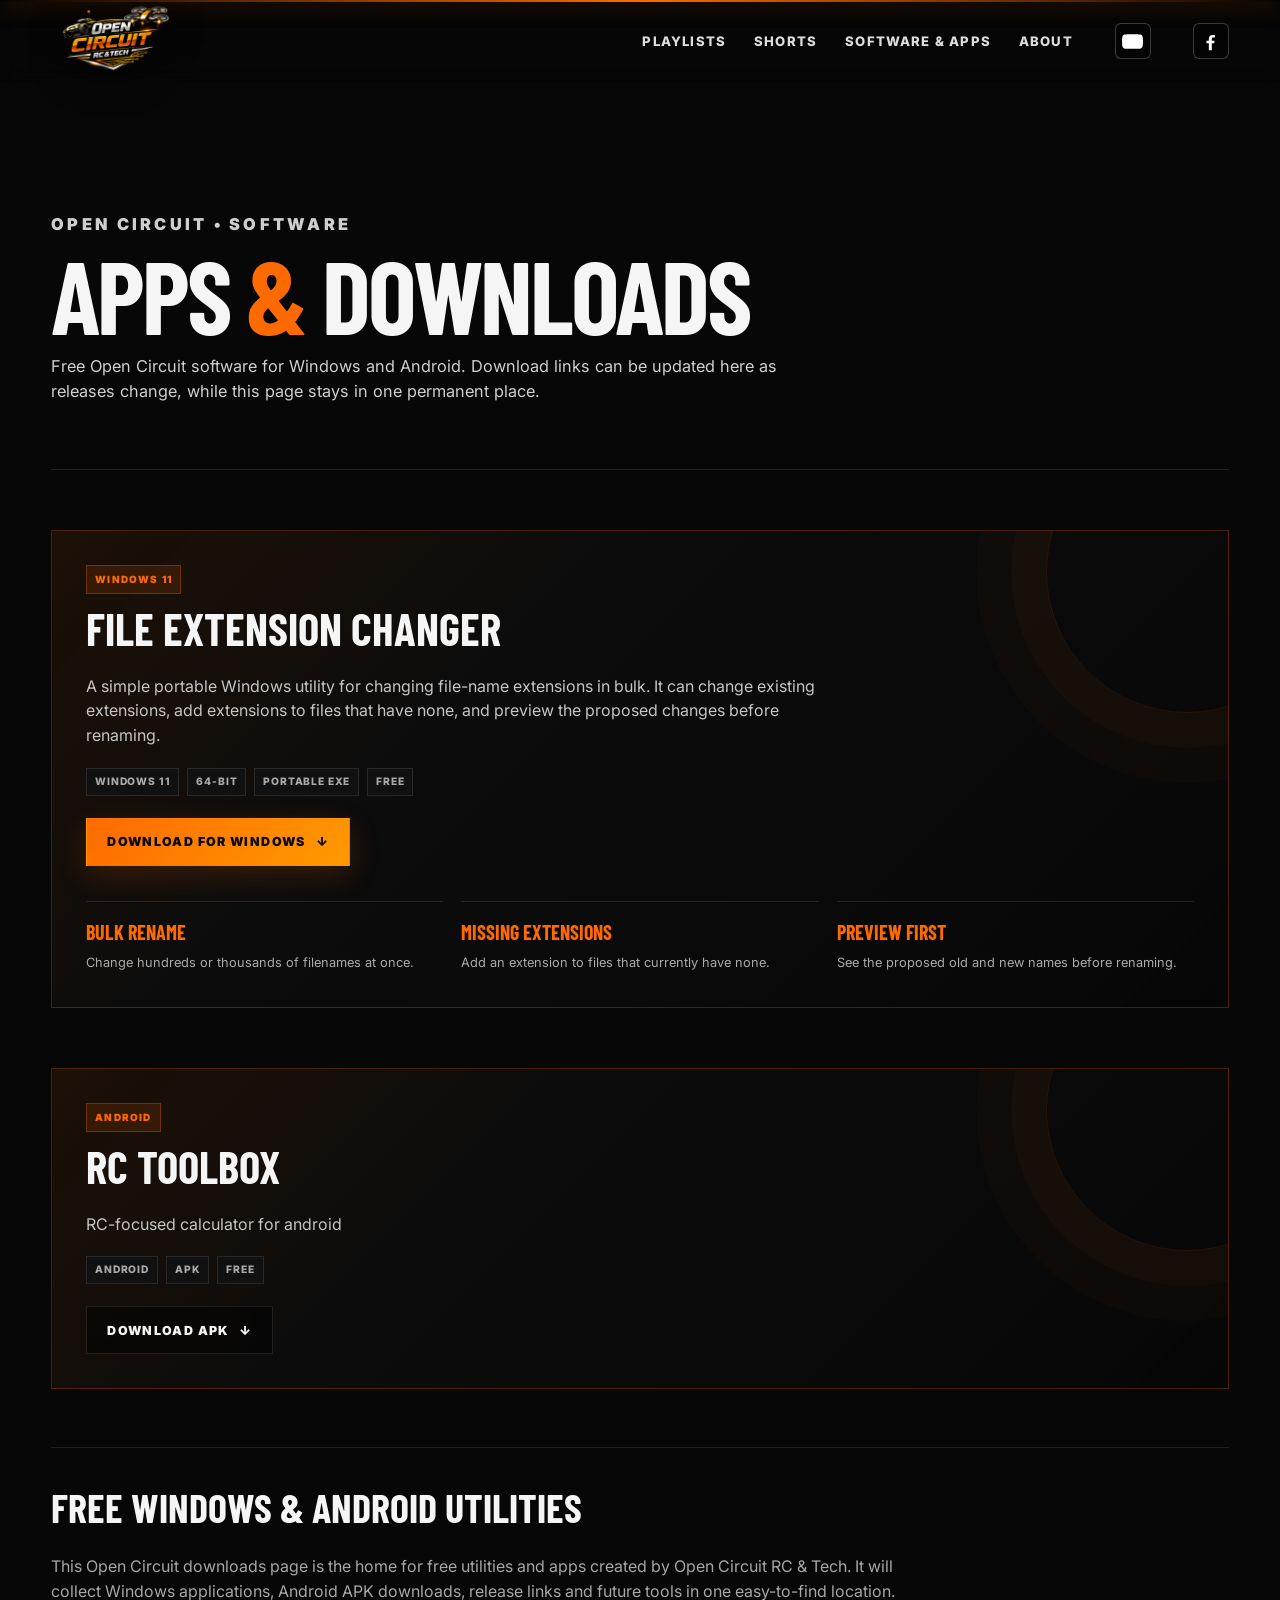
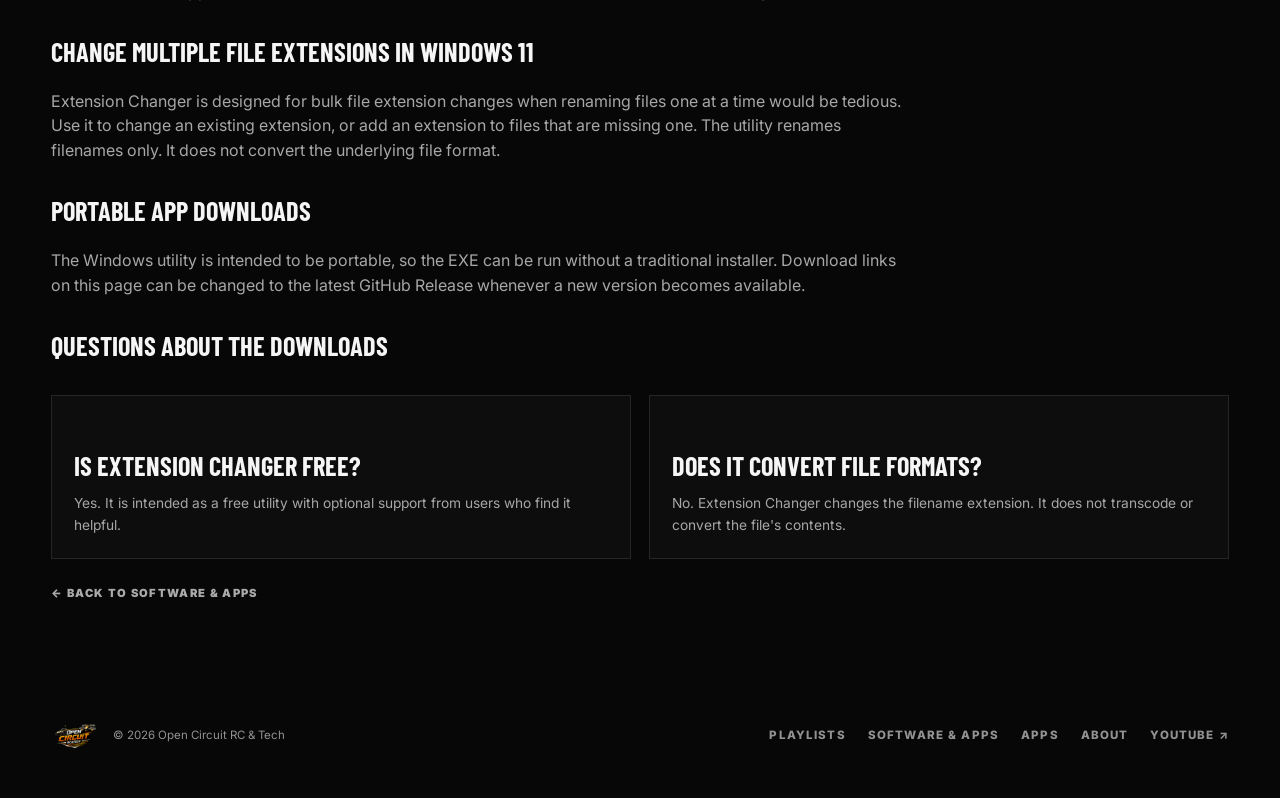
<file: public/apps.html>
<!DOCTYPE html>
<html lang="en">
<head>
  <meta charset="UTF-8">
  <meta name="viewport" content="width=device-width, initial-scale=1.0">
  <meta name="description" content="Free Windows and Android apps from Open Circuit RC &amp; Tech. Browse File Extension Changer, RC Toolbox, Astro Sky Planner, and Simply Solitaire.">
  <meta name="robots" content="index,follow">
  <link rel="canonical" href="https://opencircuitrc.com/tools">
  <meta property="og:title" content="Apps & Downloads | Open Circuit RC & Tech">
  <meta property="og:description" content="Download free Open Circuit Windows utilities and Android apps.">
  <meta property="og:type" content="website">
  <title>Software &amp; Apps | Open Circuit RC &amp; Tech</title>
  <link rel="stylesheet" href="styles.css">
</head>
<body>
  <div class="top-glow"></div>
  <header class="site-header">
    <a class="brand" href="index.html" aria-label="Open Circuit RC & Tech home"><img src="assets/logo.png" alt="Open Circuit RC & Tech logo"></a>
    <button class="menu-toggle" aria-label="Open menu" aria-expanded="false"><span></span><span></span><span></span></button>
    <nav class="nav">
      <a href="index.html#reviews">Playlists</a><a href="https://www.youtube.com/@OpenCircuitRC/shorts">Shorts</a><a href="/tools">Software &amp; Apps</a><a href="index.html#about">About</a>
      <a class="nav-social" href="https://www.youtube.com/@OpenCircuitRC" target="_blank" rel="noopener noreferrer" aria-label="YouTube" title="YouTube"><svg viewBox="0 0 24 24" aria-hidden="true"><path d="M23.5 6.2a3 3 0 0 0-2.1-2.1C19.5 3.6 12 3.6 12 3.6s-7.5 0-9.4.5A3 3 0 0 0 .5 6.2 31 31 0 0 0 0 12a31 31 0 0 0 .5 5.8 3 3 0 0 0 2.1 2.1c1.9.5 9.4.5 9.4.5s7.5 0 9.4-.5a3 3 0 0 0 2.1-2.1A31 31 0 0 0 24 12a31 31 0 0 0-.5-5.8ZM9.6 15.9V8.1l6.5 3.9-6.5-3.9Z"/></svg></a>
      <a class="nav-social" href="https://www.facebook.com/OpenCircuitRCTech" target="_blank" rel="noopener noreferrer" aria-label="Facebook" title="Facebook"><svg viewBox="0 0 24 24" aria-hidden="true"><path d="M13.5 22v-8h2.7l.4-3h-3.1V9.1c0-.9.3-1.6 1.7-1.6h1.8V4.8c-.3 0-1.4-.1-2.6-.1-2.6 0-4.3 1.6-4.3 4.4V11H7.4v3h2.7v8h3.4Z"/></svg></a>
    </nav>
  </header>
  <main class="page-shell">
    <section class="page-hero">
      <p class="eyebrow">OPEN CIRCUIT • SOFTWARE</p>
      <h1>APPS <span>&amp;</span> DOWNLOADS</h1>
      <p>Free Open Circuit software for Windows and Android. Download links can be updated here as releases change, while this page stays in one permanent place.</p>
    </section>

    <section class="download-section">
      <div class="download-panel">
        <span class="tool-badge">Windows 11</span>
        <h2>File Extension Changer</h2>
        <p>A simple portable Windows utility for changing file-name extensions in bulk. It can change existing extensions, add extensions to files that have none, and preview the proposed changes before renaming.</p>
        <div class="tool-meta"><span>Windows 11</span><span>64-bit</span><span>Portable EXE</span><span>Free</span></div>
        <!-- Replace this placeholder with the GitHub Releases download URL when ready. -->
        <a class="btn btn-primary" href="#" aria-label="Download Extension Changer for Windows">DOWNLOAD FOR WINDOWS <span>↓</span></a>
        <div class="feature-list">
          <div class="feature-item"><strong>Bulk Rename</strong><span>Change hundreds or thousands of filenames at once.</span></div>
          <div class="feature-item"><strong>Missing Extensions</strong><span>Add an extension to files that currently have none.</span></div>
          <div class="feature-item"><strong>Preview First</strong><span>See the proposed old and new names before renaming.</span></div>
        </div>
      </div>
    </section>

    <section class="download-section">
      <div class="download-panel">
        <span class="tool-badge">Android</span>
        <h2>RC Toolbox</h2>
        <p>RC-focused calculator for android</p>
        <div class="tool-meta"><span>Android</span><span>APK</span><span>Free</span></div>
        <!-- Replace this placeholder with the current APK download URL when ready. -->
        <a class="btn btn-secondary" href="#" aria-label="Download RC Toolbox for Android">DOWNLOAD APK <span>↓</span></a>
      </div>
    </section>

    <section class="seo-copy">
      <h2>Free Windows &amp; Android Utilities</h2>
      <p>This Open Circuit downloads page is the home for free utilities and apps created by Open Circuit RC &amp; Tech. It will collect Windows applications, Android APK downloads, release links and future tools in one easy-to-find location.</p>
      <h3>Change multiple file extensions in Windows 11</h3>
      <p>Extension Changer is designed for bulk file extension changes when renaming files one at a time would be tedious. Use it to change an existing extension, or add an extension to files that are missing one. The utility renames filenames only. It does not convert the underlying file format.</p>
      <h3>Portable app downloads</h3>
      <p>The Windows utility is intended to be portable, so the EXE can be run without a traditional installer. Download links on this page can be changed to the latest GitHub Release whenever a new version becomes available.</p>
      <h3>Questions about the downloads</h3>
      <div class="faq-grid">
        <div class="faq-item"><h3>Is Extension Changer free?</h3><p>Yes. It is intended as a free utility with optional support from users who find it helpful.</p></div>
        <div class="faq-item"><h3>Does it convert file formats?</h3><p>No. Extension Changer changes the filename extension. It does not transcode or convert the file's contents.</p></div>
      </div>
    </section>
    <a class="back-link" href="/tools">← BACK TO SOFTWARE &amp; APPS</a>
  </main>
  <footer class="site-footer">
    <div class="footer-brand"><img src="assets/logo.png" alt="Open Circuit RC & Tech"><span>© <span id="year"></span> Open Circuit RC & Tech</span></div>
    <div class="footer-links"><a href="index.html#reviews">Playlists</a><a href="/tools">Software &amp; Apps</a><a href="apps.html">Apps</a><a href="index.html#about">About</a><a href="https://www.youtube.com/@OpenCircuitRC" target="_blank" rel="noopener">YouTube ↗</a></div>
  </footer>
  <script src="site-config.js"></script><script src="script.js"></script>
</body>
</html>
</file>
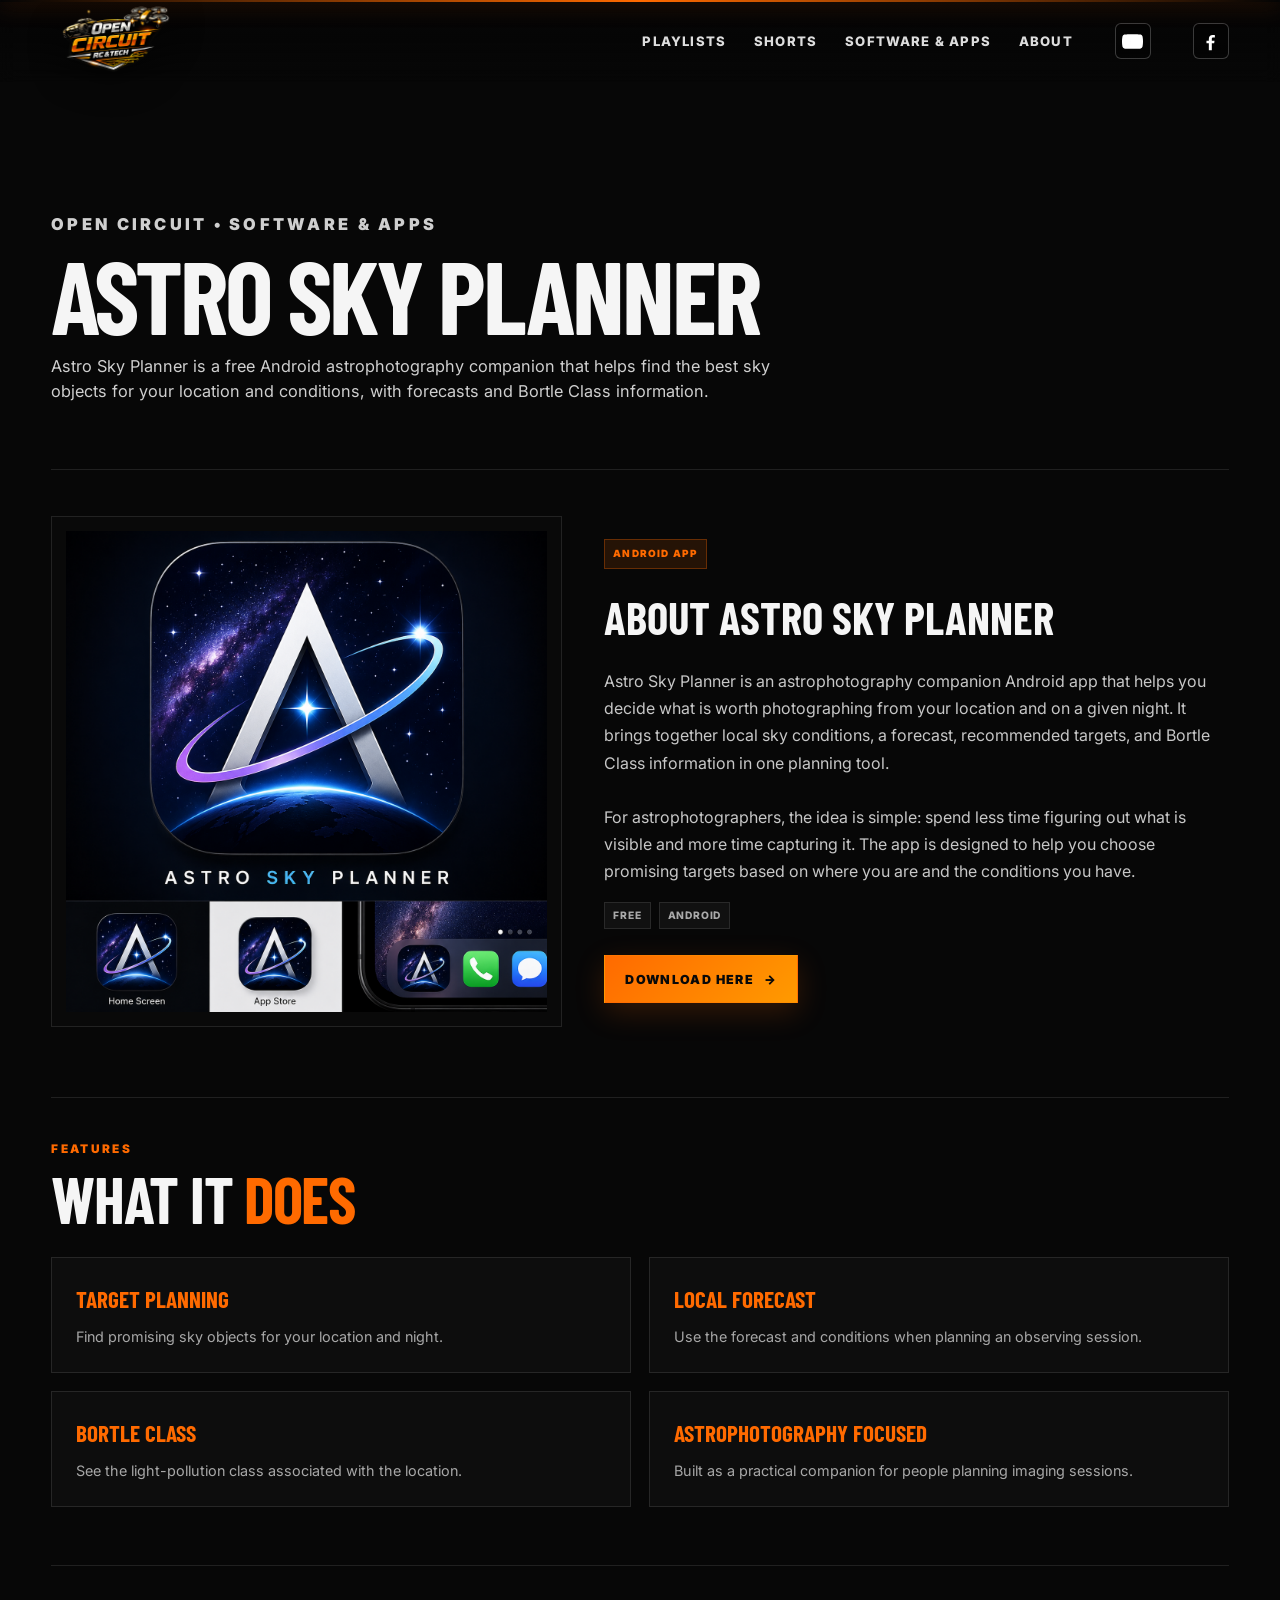
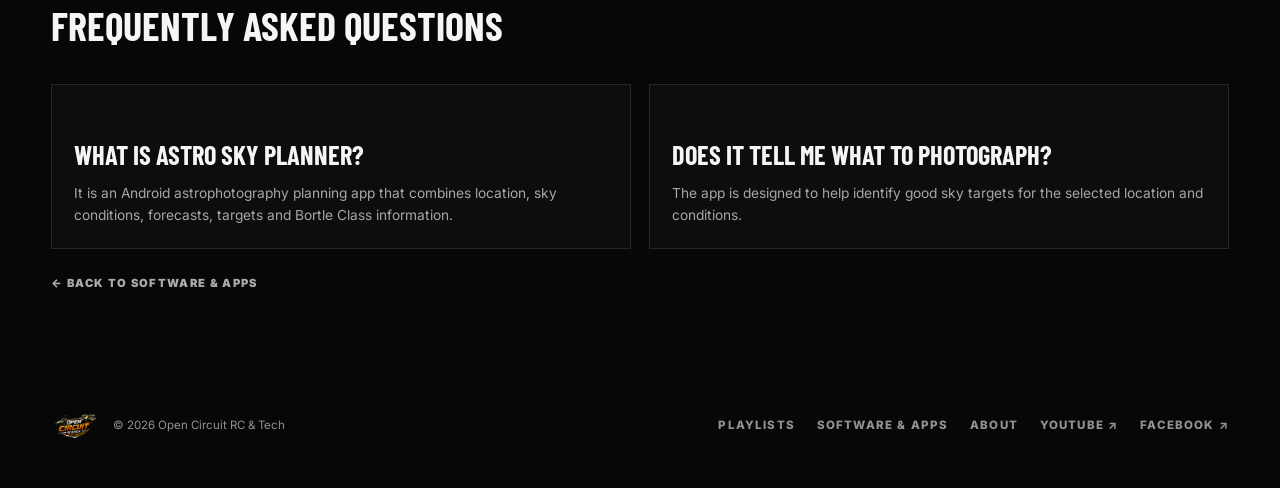
<file: public/astro-sky-planner.html>
<!DOCTYPE html>
<html lang="en">
<head>
  <meta charset="UTF-8">
  <meta name="viewport" content="width=device-width, initial-scale=1.0">
  <title>Astro Sky Planner Android App | Astrophotography Planning Tool | Open Circuit RC & Tech</title>
  <meta name="description" content="Astro Sky Planner is a free Android astrophotography companion that helps find the best sky objects for your location and conditions, with forecasts and Bortle Class information.">
  <meta name="robots" content="index,follow,max-image-preview:large">
  <link rel="canonical" href="https://opencircuitrc.com/astro-sky-planner">
  <meta property="og:title" content="Astro Sky Planner Android App | Astrophotography Planning Tool | Open Circuit RC & Tech">
  <meta property="og:description" content="Astro Sky Planner is a free Android astrophotography companion that helps find the best sky objects for your location and conditions, with forecasts and Bortle Class information.">
  <meta property="og:type" content="website">
  <meta property="og:url" content="https://opencircuitrc.com/astro-sky-planner">
  <meta property="og:image" content="https://opencircuitrc.com/assets/astro-sky-planner-icon-mockup.png">
  <meta property="og:site_name" content="Open Circuit RC &amp; Tech">
  <meta name="twitter:card" content="summary_large_image">
  <meta name="twitter:title" content="Astro Sky Planner Android App | Astrophotography Planning Tool | Open Circuit RC & Tech">
  <meta name="twitter:description" content="Astro Sky Planner is a free Android astrophotography companion that helps find the best sky objects for your location and conditions, with forecasts and Bortle Class information.">
  <meta name="twitter:image" content="https://opencircuitrc.com/assets/astro-sky-planner-icon-mockup.png">
  <link rel="stylesheet" href="styles.css">
  <script type="application/ld+json">{"@context":"https://schema.org","@type":"SoftwareApplication","name":"Astro Sky Planner","applicationCategory":"UtilitiesApplication","operatingSystem":"Android","description":"Astro Sky Planner is an astrophotography companion Android app that helps you decide what is worth photographing from your location and on a given night. It brings together local sky conditions, a forecast, recommended targets, and Bortle Class information in one planning tool. For astrophotographers, the idea is simple: spend less time figuring out what is visible and more time capturing it. The app is designed to help you choose promising targets based on where you are and the conditions you have.","url":"https://opencircuitrc.com/astro-sky-planner","image":"https://opencircuitrc.com/assets/astro-sky-planner-icon-mockup.png","offers":{"@type":"Offer","price":"0","priceCurrency":"USD","availability":"https://schema.org/InStock"},"publisher":{"@type":"Organization","name":"Open Circuit RC & Tech","url":"https://opencircuitrc.com/"}}</script>
</head>
<body>
  <div class="top-glow"></div>
  <header class="site-header">
    <a class="brand" href="index.html" aria-label="Open Circuit RC & Tech home"><img src="assets/logo.png" alt="Open Circuit RC & Tech logo"></a>
    <button class="menu-toggle" aria-label="Open menu" aria-expanded="false"><span></span><span></span><span></span></button>
    <nav class="nav">
      <a href="index.html#reviews">Playlists</a>
      <a href="https://www.youtube.com/@OpenCircuitRC/shorts">Shorts</a>
      <a href="/tools" aria-current="page">Software &amp; Apps</a>
      <a href="index.html#about">About</a>
      <a class="nav-social" href="https://www.youtube.com/@OpenCircuitRC" target="_blank" rel="noopener noreferrer" aria-label="YouTube" title="YouTube"><svg viewBox="0 0 24 24" aria-hidden="true"><path d="M23.5 6.2a3 3 0 0 0-2.1-2.1C19.5 3.6 12 3.6 12 3.6s-7.5 0-9.4.5A3 3 0 0 0 .5 6.2 31 31 0 0 0 0 12a31 31 0 0 0 .5 5.8 3 3 0 0 0 2.1 2.1c1.9.5 9.4.5 9.4.5s7.5 0 9.4-.5a3 3 0 0 0 2.1-2.1A31 31 0 0 0 24 12a31 31 0 0 0-.5-5.8ZM9.6 15.9V8.1l6.5 3.9-6.5-3.9Z"/></svg></a>
      <a class="nav-social" href="https://www.facebook.com/OpenCircuitRCTech" target="_blank" rel="noopener noreferrer" aria-label="Facebook" title="Facebook"><svg viewBox="0 0 24 24" aria-hidden="true"><path d="M13.5 22v-8h2.7l.4-3h-3.1V9.1c0-.9.3-1.6 1.7-1.6h1.8V4.8c-.3 0-1.4-.1-2.6-.1-2.6 0-4.3 1.6-4.3 4.4V11H7.4v3h2.7v8h3.4Z"/></svg></a>
    </nav>
  </header>
  <main class="page-shell app-page">
    <section class="page-hero">
      <p class="eyebrow">OPEN CIRCUIT • SOFTWARE &amp; APPS</p>
      <h1>Astro Sky Planner</h1>
      <p>Astro Sky Planner is a free Android astrophotography companion that helps find the best sky objects for your location and conditions, with forecasts and Bortle Class information.</p>
    </section>
    <section class="app-detail">
      <div class="app-detail-media"><img src="assets/astro-sky-planner-icon-mockup.png" alt="Astro Sky Planner Android app icon and branding mockup" loading="eager"></div>
      <div class="app-detail-copy">
        <span class="tool-badge">Android App</span>
        <h2>About Astro Sky Planner</h2>
        <p>Astro Sky Planner is an astrophotography companion Android app that helps you decide what is worth photographing from your location and on a given night. It brings together local sky conditions, a forecast, recommended targets, and Bortle Class information in one planning tool.<br><br>For astrophotographers, the idea is simple: spend less time figuring out what is visible and more time capturing it. The app is designed to help you choose promising targets based on where you are and the conditions you have.</p>
        <div class="tool-meta"><span>Free</span><span>Android</span></div>
        <a class="btn btn-primary" href="https://drive.google.com/file/d/1Z4X4zSVtpeZYjjzGJAEkfb-Mw8x3cjHn/view?usp=drive_link" target="_blank" rel="noopener noreferrer">DOWNLOAD HERE <span>→</span></a>
      </div>
    </section>
    <section class="app-features" aria-labelledby="features-heading">
      <div class="section-heading compact"><div><p class="kicker">FEATURES</p><h2 id="features-heading">What it <span>does</span></h2></div></div>
      <div class="app-feature-grid"><div class="app-feature"><h3>Target planning</h3><p>Find promising sky objects for your location and night.</p></div><div class="app-feature"><h3>Local forecast</h3><p>Use the forecast and conditions when planning an observing session.</p></div><div class="app-feature"><h3>Bortle Class</h3><p>See the light-pollution class associated with the location.</p></div><div class="app-feature"><h3>Astrophotography focused</h3><p>Built as a practical companion for people planning imaging sessions.</p></div></div>
    </section>
    <section class="seo-copy" aria-labelledby="faq-heading">
      <h2 id="faq-heading">Frequently asked questions</h2>
      <div class="faq-grid"><div class="faq-item"><h3>What is Astro Sky Planner?</h3><p>It is an Android astrophotography planning app that combines location, sky conditions, forecasts, targets and Bortle Class information.</p></div><div class="faq-item"><h3>Does it tell me what to photograph?</h3><p>The app is designed to help identify good sky targets for the selected location and conditions.</p></div></div>
    </section>
    <a class="back-link" href="/tools">← BACK TO SOFTWARE &amp; APPS</a>
  </main>
  <footer class="site-footer">
    <div class="footer-brand"><img src="assets/logo.png" alt="Open Circuit RC & Tech"><span>© <span id="year"></span> Open Circuit RC & Tech</span></div>
    <div class="footer-links"><a href="index.html#reviews">Playlists</a><a href="/tools">Software &amp; Apps</a><a href="index.html#about">About</a><a href="https://www.youtube.com/@OpenCircuitRC" target="_blank" rel="noopener">YouTube ↗</a><a href="https://www.facebook.com/OpenCircuitRCTech" target="_blank" rel="noopener">Facebook ↗</a></div>
  </footer>
  <script src="site-config.js"></script><script src="script.js"></script>
</body>
</html>
</file>
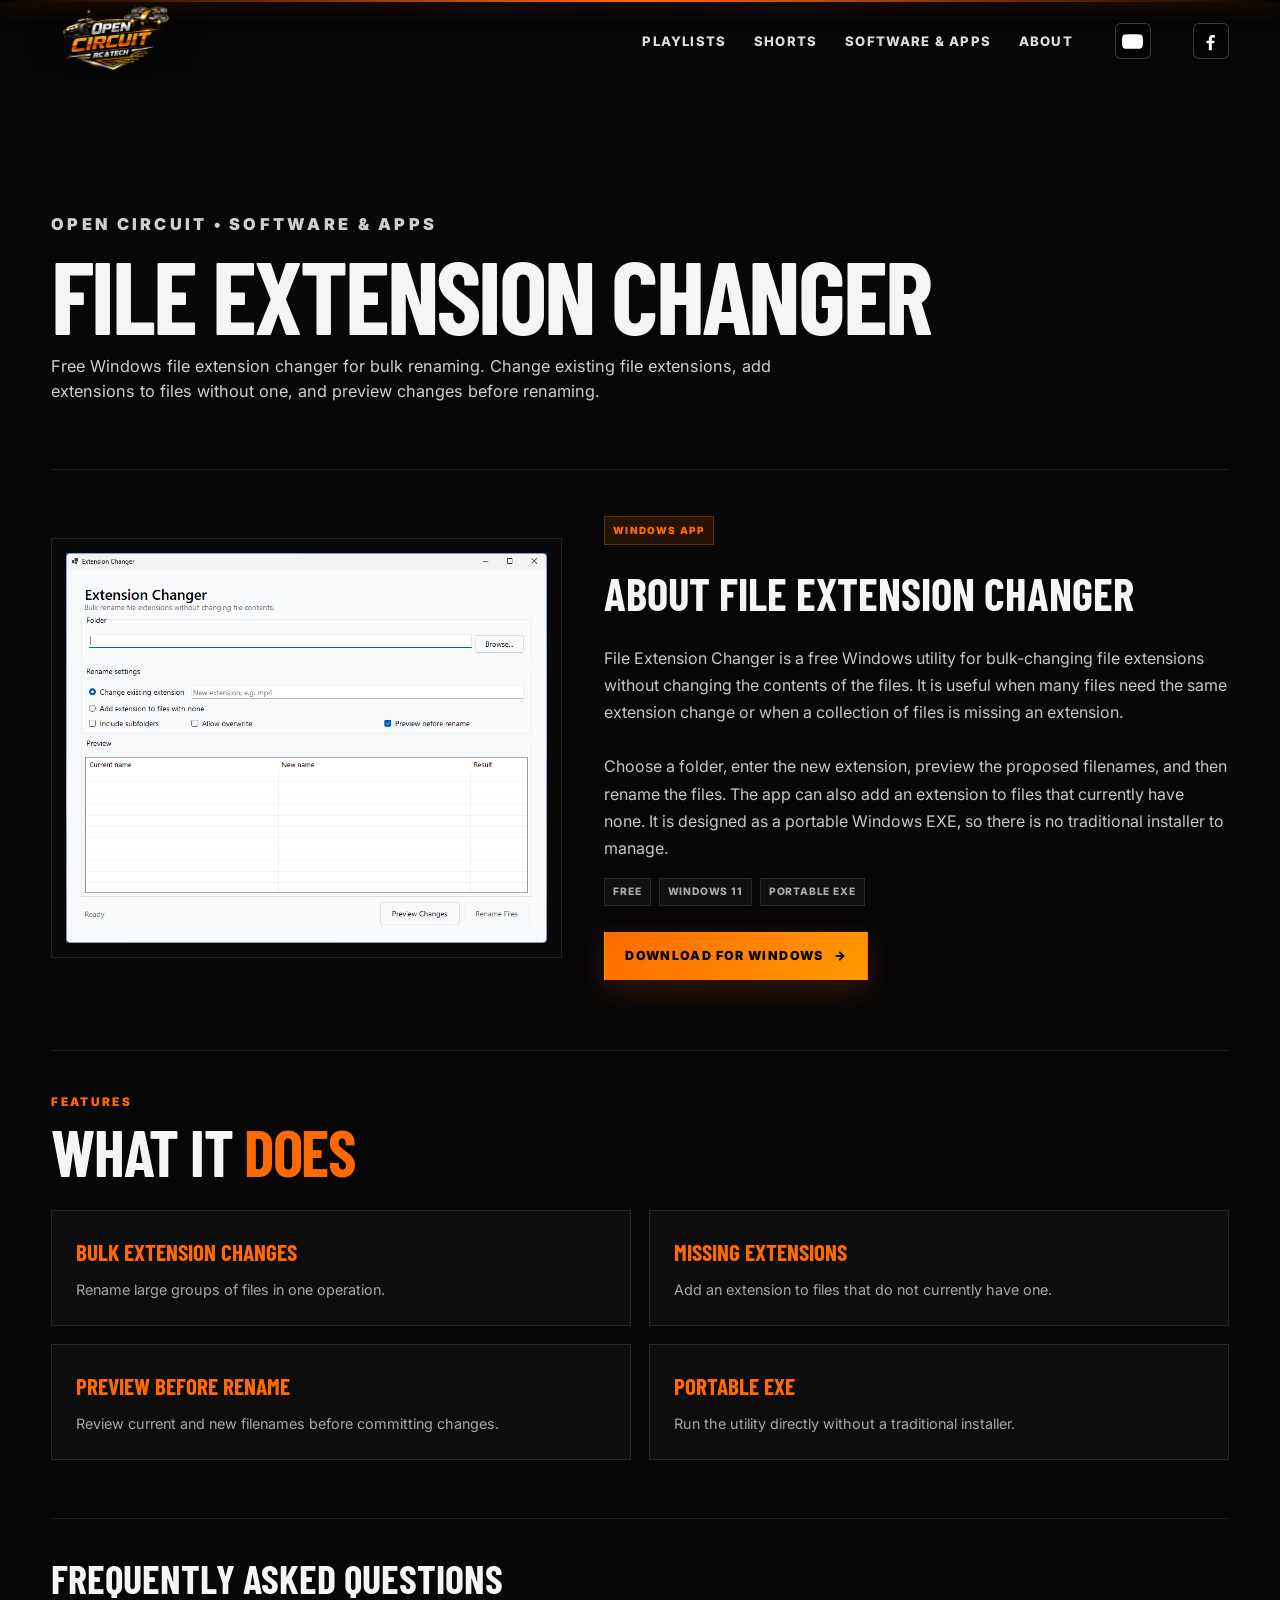
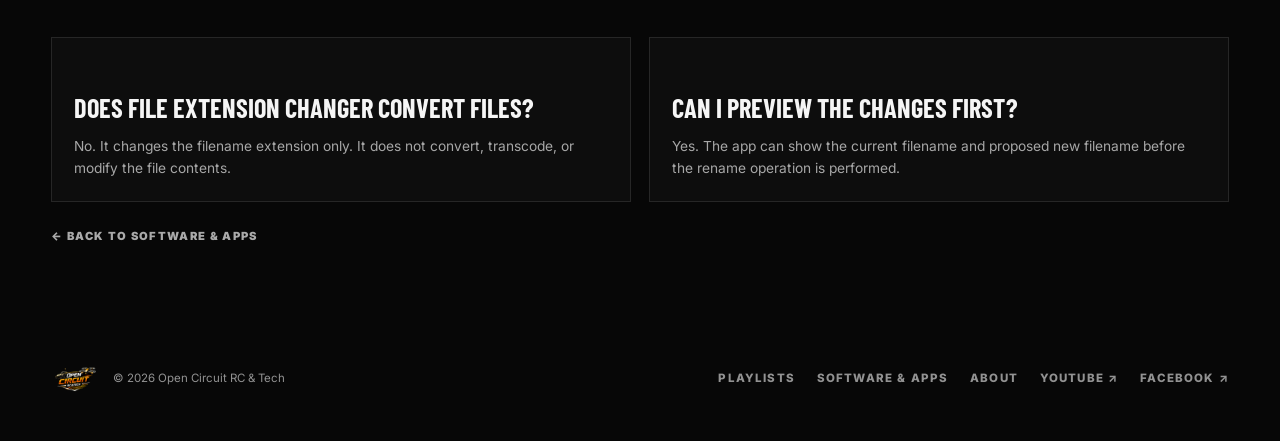
<file: public/file-extension-changer.html>
<!DOCTYPE html>
<html lang="en">
<head>
  <meta charset="UTF-8">
  <meta name="viewport" content="width=device-width, initial-scale=1.0">
  <title>File Extension Changer for Windows | Bulk Rename File Extensions | Open Circuit RC & Tech</title>
  <meta name="description" content="Free Windows file extension changer for bulk renaming. Change existing file extensions, add extensions to files without one, and preview changes before renaming.">
  <meta name="robots" content="index,follow,max-image-preview:large">
  <link rel="canonical" href="https://opencircuitrc.com/file-extension-changer">
  <meta property="og:title" content="File Extension Changer for Windows | Bulk Rename File Extensions | Open Circuit RC & Tech">
  <meta property="og:description" content="Free Windows file extension changer for bulk renaming. Change existing file extensions, add extensions to files without one, and preview changes before renaming.">
  <meta property="og:type" content="website">
  <meta property="og:url" content="https://opencircuitrc.com/file-extension-changer">
  <meta property="og:image" content="https://opencircuitrc.com/assets/file-extension-changer-preview.png">
  <meta property="og:site_name" content="Open Circuit RC &amp; Tech">
  <meta name="twitter:card" content="summary_large_image">
  <meta name="twitter:title" content="File Extension Changer for Windows | Bulk Rename File Extensions | Open Circuit RC & Tech">
  <meta name="twitter:description" content="Free Windows file extension changer for bulk renaming. Change existing file extensions, add extensions to files without one, and preview changes before renaming.">
  <meta name="twitter:image" content="https://opencircuitrc.com/assets/file-extension-changer-preview.png">
  <link rel="stylesheet" href="styles.css">
  <script type="application/ld+json">{"@context":"https://schema.org","@type":"SoftwareApplication","name":"File Extension Changer","applicationCategory":"UtilitiesApplication","operatingSystem":"Windows 11","description":"File Extension Changer is a free Windows utility for bulk-changing file extensions without changing the contents of the files. It is useful when many files need the same extension change or when a collection of files is missing an extension. Choose a folder, enter the new extension, preview the proposed filenames, and then rename the files. The app can also add an extension to files that currently have none. It is designed as a portable Windows EXE, so there is no traditional installer to manage.","url":"https://opencircuitrc.com/file-extension-changer","image":"https://opencircuitrc.com/assets/file-extension-changer-preview.png","offers":{"@type":"Offer","price":"0","priceCurrency":"USD","availability":"https://schema.org/InStock"},"publisher":{"@type":"Organization","name":"Open Circuit RC & Tech","url":"https://opencircuitrc.com/"},"downloadUrl":"https://github.com/OpenCircuitRC/open-circuit-rc-tech-website/releases/download/v1.0.0/ExtensionChanger.exe"}</script>
</head>
<body>
  <div class="top-glow"></div>
  <header class="site-header">
    <a class="brand" href="index.html" aria-label="Open Circuit RC & Tech home"><img src="assets/logo.png" alt="Open Circuit RC & Tech logo"></a>
    <button class="menu-toggle" aria-label="Open menu" aria-expanded="false"><span></span><span></span><span></span></button>
    <nav class="nav">
      <a href="index.html#reviews">Playlists</a>
      <a href="https://www.youtube.com/@OpenCircuitRC/shorts">Shorts</a>
      <a href="/tools" aria-current="page">Software &amp; Apps</a>
      <a href="index.html#about">About</a>
      <a class="nav-social" href="https://www.youtube.com/@OpenCircuitRC" target="_blank" rel="noopener noreferrer" aria-label="YouTube" title="YouTube"><svg viewBox="0 0 24 24" aria-hidden="true"><path d="M23.5 6.2a3 3 0 0 0-2.1-2.1C19.5 3.6 12 3.6 12 3.6s-7.5 0-9.4.5A3 3 0 0 0 .5 6.2 31 31 0 0 0 0 12a31 31 0 0 0 .5 5.8 3 3 0 0 0 2.1 2.1c1.9.5 9.4.5 9.4.5s7.5 0 9.4-.5a3 3 0 0 0 2.1-2.1A31 31 0 0 0 24 12a31 31 0 0 0-.5-5.8ZM9.6 15.9V8.1l6.5 3.9-6.5-3.9Z"/></svg></a>
      <a class="nav-social" href="https://www.facebook.com/OpenCircuitRCTech" target="_blank" rel="noopener noreferrer" aria-label="Facebook" title="Facebook"><svg viewBox="0 0 24 24" aria-hidden="true"><path d="M13.5 22v-8h2.7l.4-3h-3.1V9.1c0-.9.3-1.6 1.7-1.6h1.8V4.8c-.3 0-1.4-.1-2.6-.1-2.6 0-4.3 1.6-4.3 4.4V11H7.4v3h2.7v8h3.4Z"/></svg></a>
    </nav>
  </header>
  <main class="page-shell app-page">
    <section class="page-hero">
      <p class="eyebrow">OPEN CIRCUIT • SOFTWARE &amp; APPS</p>
      <h1>File Extension Changer</h1>
      <p>Free Windows file extension changer for bulk renaming. Change existing file extensions, add extensions to files without one, and preview changes before renaming.</p>
    </section>
    <section class="app-detail">
      <div class="app-detail-media"><img src="assets/file-extension-changer-preview.png" alt="File Extension Changer Windows app screenshot showing folder selection, rename settings and preview" loading="eager"></div>
      <div class="app-detail-copy">
        <span class="tool-badge">Windows App</span>
        <h2>About File Extension Changer</h2>
        <p>File Extension Changer is a free Windows utility for bulk-changing file extensions without changing the contents of the files. It is useful when many files need the same extension change or when a collection of files is missing an extension.<br><br>Choose a folder, enter the new extension, preview the proposed filenames, and then rename the files. The app can also add an extension to files that currently have none. It is designed as a portable Windows EXE, so there is no traditional installer to manage.</p>
        <div class="tool-meta"><span>Free</span><span>Windows 11</span><span>Portable EXE</span></div>
        <a class="btn btn-primary" href="https://github.com/OpenCircuitRC/open-circuit-rc-tech-website/releases/download/v1.0.0/ExtensionChanger.exe" target="_blank" rel="noopener noreferrer">DOWNLOAD FOR WINDOWS <span>→</span></a>
      </div>
    </section>
    <section class="app-features" aria-labelledby="features-heading">
      <div class="section-heading compact"><div><p class="kicker">FEATURES</p><h2 id="features-heading">What it <span>does</span></h2></div></div>
      <div class="app-feature-grid"><div class="app-feature"><h3>Bulk extension changes</h3><p>Rename large groups of files in one operation.</p></div><div class="app-feature"><h3>Missing extensions</h3><p>Add an extension to files that do not currently have one.</p></div><div class="app-feature"><h3>Preview before rename</h3><p>Review current and new filenames before committing changes.</p></div><div class="app-feature"><h3>Portable EXE</h3><p>Run the utility directly without a traditional installer.</p></div></div>
    </section>
    <section class="seo-copy" aria-labelledby="faq-heading">
      <h2 id="faq-heading">Frequently asked questions</h2>
      <div class="faq-grid"><div class="faq-item"><h3>Does File Extension Changer convert files?</h3><p>No. It changes the filename extension only. It does not convert, transcode, or modify the file contents.</p></div><div class="faq-item"><h3>Can I preview the changes first?</h3><p>Yes. The app can show the current filename and proposed new filename before the rename operation is performed.</p></div></div>
    </section>
    <a class="back-link" href="/tools">← BACK TO SOFTWARE &amp; APPS</a>
  </main>
  <footer class="site-footer">
    <div class="footer-brand"><img src="assets/logo.png" alt="Open Circuit RC & Tech"><span>© <span id="year"></span> Open Circuit RC & Tech</span></div>
    <div class="footer-links"><a href="index.html#reviews">Playlists</a><a href="/tools">Software &amp; Apps</a><a href="index.html#about">About</a><a href="https://www.youtube.com/@OpenCircuitRC" target="_blank" rel="noopener">YouTube ↗</a><a href="https://www.facebook.com/OpenCircuitRCTech" target="_blank" rel="noopener">Facebook ↗</a></div>
  </footer>
  <script src="site-config.js"></script><script src="script.js"></script>
</body>
</html>
</file>
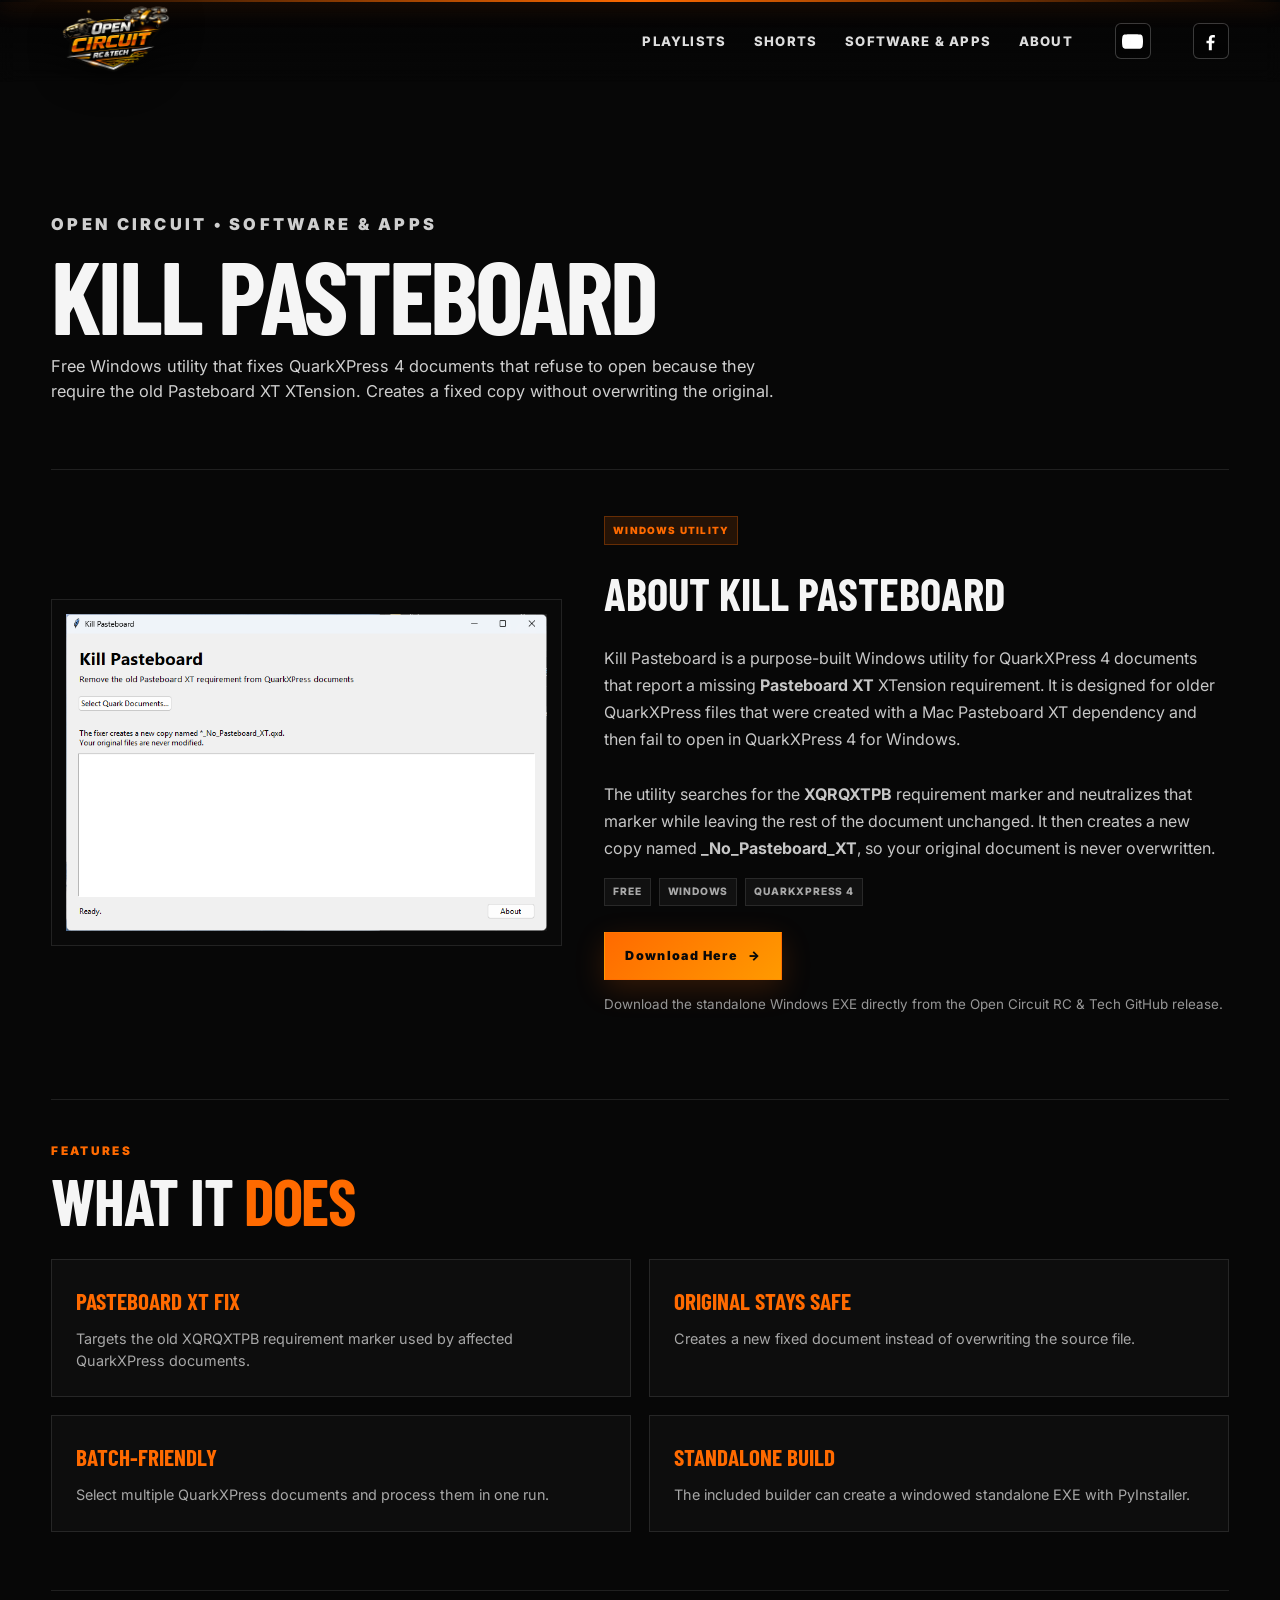
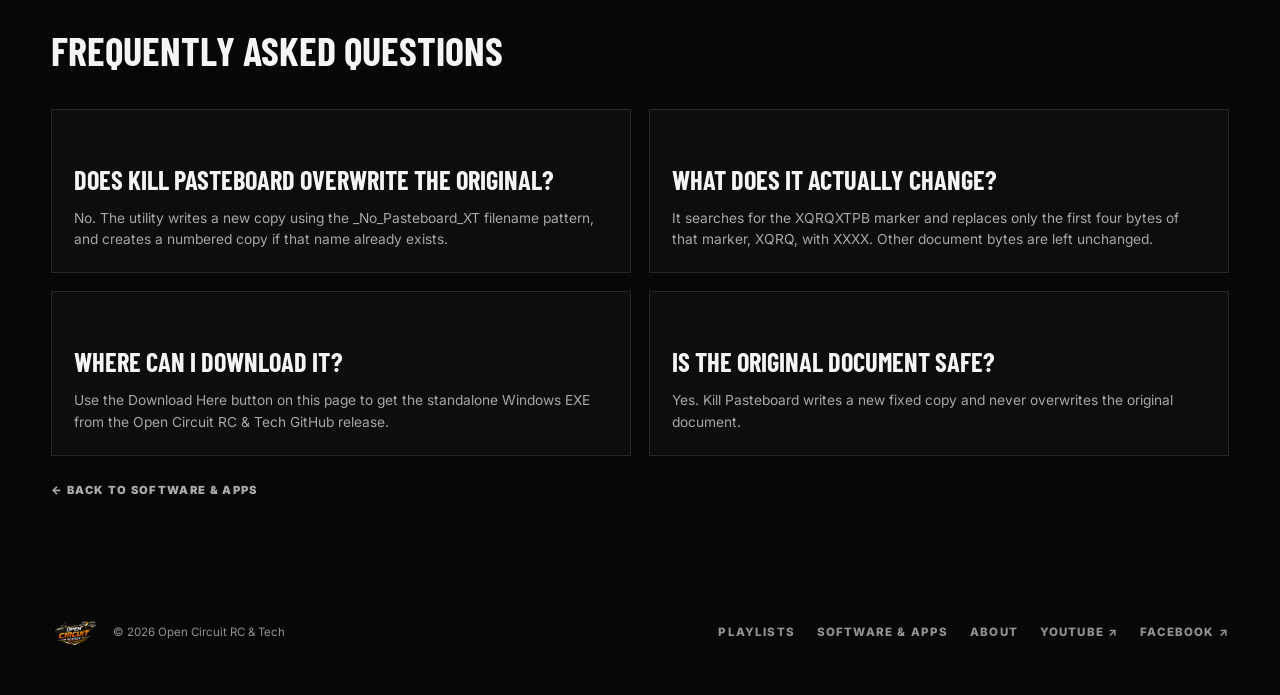
<file: public/kill-pasteboard.html>
<!DOCTYPE html>
<html lang="en">
<head>
  <meta charset="UTF-8">
  <meta name="viewport" content="width=device-width, initial-scale=1.0">
  <title>Kill Pasteboard for QuarkXPress 4 Windows | Open Circuit RC & Tech</title>
  <meta name="description" content="Kill Pasteboard is a free Windows utility that fixes QuarkXPress 4 documents that require the old Pasteboard XT XTension. It creates a new fixed copy without overwriting the original.">
  <meta name="robots" content="index,follow,max-image-preview:large">
  <link rel="canonical" href="https://opencircuitrc.com/kill-pasteboard">
  <meta property="og:title" content="Kill Pasteboard for QuarkXPress 4 Windows | Open Circuit RC & Tech">
  <meta property="og:description" content="Fix QuarkXPress 4 documents that report a missing Pasteboard XT XTension requirement. Creates a new fixed copy and leaves the original untouched.">
  <meta property="og:type" content="website">
  <meta property="og:url" content="https://opencircuitrc.com/kill-pasteboard">
  <meta property="og:image" content="https://opencircuitrc.com/assets/kill-pasteboard-preview.png">
  <meta property="og:site_name" content="Open Circuit RC &amp; Tech">
  <meta name="twitter:card" content="summary_large_image">
  <meta name="twitter:title" content="Kill Pasteboard for QuarkXPress 4 Windows | Open Circuit RC & Tech">
  <meta name="twitter:description" content="A purpose-built Windows fixer for the old Pasteboard XT requirement in QuarkXPress 4 documents.">
  <meta name="twitter:image" content="https://opencircuitrc.com/assets/kill-pasteboard-preview.png">
  <link rel="stylesheet" href="styles.css">
  <script type="application/ld+json">{"@context":"https://schema.org","@type":"SoftwareApplication","name":"Kill Pasteboard","applicationCategory":"UtilitiesApplication","operatingSystem":"Windows","description":"Kill Pasteboard is a free Windows utility for fixing QuarkXPress 4 documents that report a missing Pasteboard XT XTension requirement. It finds the XQRQXTPB marker and neutralizes only that requirement marker in a new copy of the document; the original is never overwritten.","url":"https://opencircuitrc.com/kill-pasteboard","image":"https://opencircuitrc.com/assets/kill-pasteboard-preview.png","offers":{"@type":"Offer","price":"0","priceCurrency":"USD","availability":"https://schema.org/InStock"},"publisher":{"@type":"Organization","name":"Open Circuit RC & Tech","url":"https://opencircuitrc.com/"},"downloadUrl":"https://github.com/OpenCircuitRC/open-circuit-rc-tech-website/releases/download/PasteBoard_XT/KillPasteboard.exe"}</script>
</head>
<body>
  <div class="top-glow"></div>
  <header class="site-header">
    <a class="brand" href="index.html" aria-label="Open Circuit RC & Tech home"><img src="assets/logo.png" alt="Open Circuit RC & Tech logo"></a>
    <button class="menu-toggle" aria-label="Open menu" aria-expanded="false"><span></span><span></span><span></span></button>
    <nav class="nav">
      <a href="index.html#reviews">Playlists</a>
      <a href="https://www.youtube.com/@OpenCircuitRC/shorts">Shorts</a>
      <a href="/tools" aria-current="page">Software &amp; Apps</a>
      <a href="index.html#about">About</a>
      <a class="nav-social" href="https://www.youtube.com/@OpenCircuitRC" target="_blank" rel="noopener noreferrer" aria-label="YouTube" title="YouTube"><svg viewBox="0 0 24 24" aria-hidden="true"><path d="M23.5 6.2a3 3 0 0 0-2.1-2.1C19.5 3.6 12 3.6 12 3.6s-7.5 0-9.4.5A3 3 0 0 0 .5 6.2 31 31 0 0 0 0 12a31 31 0 0 0 .5 5.8 3 3 0 0 0 2.1 2.1c1.9.5 9.4.5 9.4.5s7.5 0 9.4-.5a3 3 0 0 0 2.1-2.1A31 31 0 0 0 24 12a31 31 0 0 0-.5-5.8ZM9.6 15.9V8.1l6.5 3.9-6.5-3.9Z"/></svg></a>
      <a class="nav-social" href="https://www.facebook.com/OpenCircuitRCTech" target="_blank" rel="noopener noreferrer" aria-label="Facebook" title="Facebook"><svg viewBox="0 0 24 24" aria-hidden="true"><path d="M13.5 22v-8h2.7l.4-3h-3.1V9.1c0-.9.3-1.6 1.7-1.6h1.8V4.8c-.3 0-1.4-.1-2.6-.1-2.6 0-4.3 1.6-4.3 4.4V11H7.4v3h2.7v8h3.4Z"/></svg></a>
    </nav>
  </header>
  <main class="page-shell app-page">
    <section class="page-hero">
      <p class="eyebrow">OPEN CIRCUIT • SOFTWARE &amp; APPS</p>
      <h1>Kill Pasteboard</h1>
      <p>Free Windows utility that fixes QuarkXPress 4 documents that refuse to open because they require the old Pasteboard XT XTension. Creates a fixed copy without overwriting the original.</p>
    </section>
    <section class="app-detail">
      <div class="app-detail-media"><img src="assets/kill-pasteboard-preview.png" alt="Kill Pasteboard Windows app preview showing the fixer interface" loading="eager"></div>
      <div class="app-detail-copy">
        <span class="tool-badge">Windows Utility</span>
        <h2>About Kill Pasteboard</h2>
        <p>Kill Pasteboard is a purpose-built Windows utility for QuarkXPress 4 documents that report a missing <strong>Pasteboard XT</strong> XTension requirement. It is designed for older QuarkXPress files that were created with a Mac Pasteboard XT dependency and then fail to open in QuarkXPress 4 for Windows.<br><br>The utility searches for the <strong>XQRQXTPB</strong> requirement marker and neutralizes that marker while leaving the rest of the document unchanged. It then creates a new copy named <strong>_No_Pasteboard_XT</strong>, so your original document is never overwritten.</p>
        <div class="tool-meta"><span>Free</span><span>Windows</span><span>QuarkXPress 4</span></div>
        <a class="btn btn-primary" href="https://github.com/OpenCircuitRC/open-circuit-rc-tech-website/releases/download/PasteBoard_XT/KillPasteboard.exe" target="_blank" rel="noopener noreferrer">Download Here <span>→</span></a>
        <p class="tool-download-note">Download the standalone Windows EXE directly from the Open Circuit RC &amp; Tech GitHub release.</p>
      </div>
    </section>
    <section class="app-features" aria-labelledby="features-heading">
      <div class="section-heading compact"><div><p class="kicker">FEATURES</p><h2 id="features-heading">What it <span>does</span></h2></div></div>
      <div class="app-feature-grid"><div class="app-feature"><h3>Pasteboard XT fix</h3><p>Targets the old XQRQXTPB requirement marker used by affected QuarkXPress documents.</p></div><div class="app-feature"><h3>Original stays safe</h3><p>Creates a new fixed document instead of overwriting the source file.</p></div><div class="app-feature"><h3>Batch-friendly</h3><p>Select multiple QuarkXPress documents and process them in one run.</p></div><div class="app-feature"><h3>Standalone build</h3><p>The included builder can create a windowed standalone EXE with PyInstaller.</p></div></div>
    </section>
    <section class="seo-copy" aria-labelledby="faq-heading">
      <h2 id="faq-heading">Frequently asked questions</h2>
      <div class="faq-grid"><div class="faq-item"><h3>Does Kill Pasteboard overwrite the original?</h3><p>No. The utility writes a new copy using the _No_Pasteboard_XT filename pattern, and creates a numbered copy if that name already exists.</p></div><div class="faq-item"><h3>What does it actually change?</h3><p>It searches for the XQRQXTPB marker and replaces only the first four bytes of that marker, XQRQ, with XXXX. Other document bytes are left unchanged.</p></div><div class="faq-item"><h3>Where can I download it?</h3><p>Use the Download Here button on this page to get the standalone Windows EXE from the Open Circuit RC &amp; Tech GitHub release.</p></div><div class="faq-item"><h3>Is the original document safe?</h3><p>Yes. Kill Pasteboard writes a new fixed copy and never overwrites the original document.</p></div></div>
    </section>
    <a class="back-link" href="/tools">← BACK TO SOFTWARE &amp; APPS</a>
  </main>
  <footer class="site-footer">
    <div class="footer-brand"><img src="assets/logo.png" alt="Open Circuit RC & Tech"><span>© <span id="year"></span> Open Circuit RC & Tech</span></div>
    <div class="footer-links"><a href="index.html#reviews">Playlists</a><a href="/tools">Software &amp; Apps</a><a href="index.html#about">About</a><a href="https://www.youtube.com/@OpenCircuitRC" target="_blank" rel="noopener">YouTube ↗</a><a href="https://www.facebook.com/OpenCircuitRCTech" target="_blank" rel="noopener">Facebook ↗</a></div>
  </footer>
  <script src="site-config.js"></script><script src="script.js"></script>
</body>
</html>
</file>
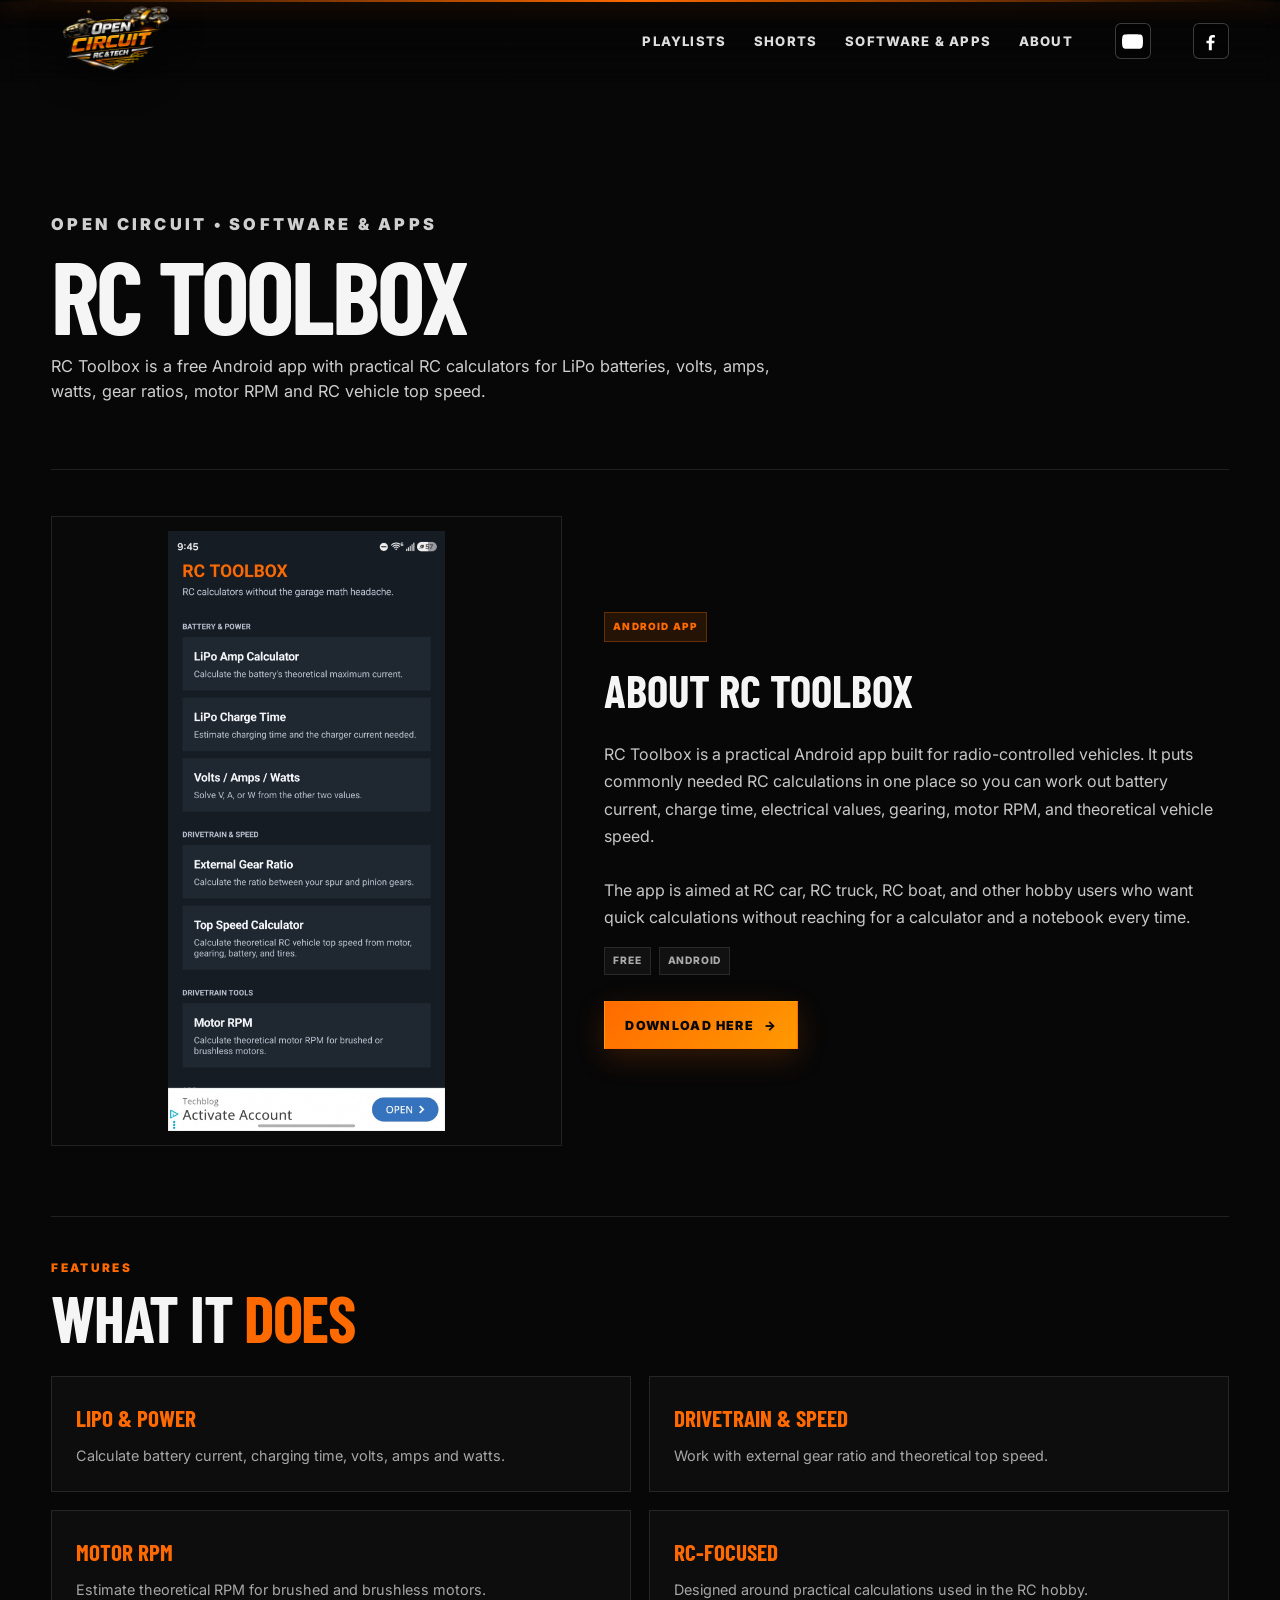
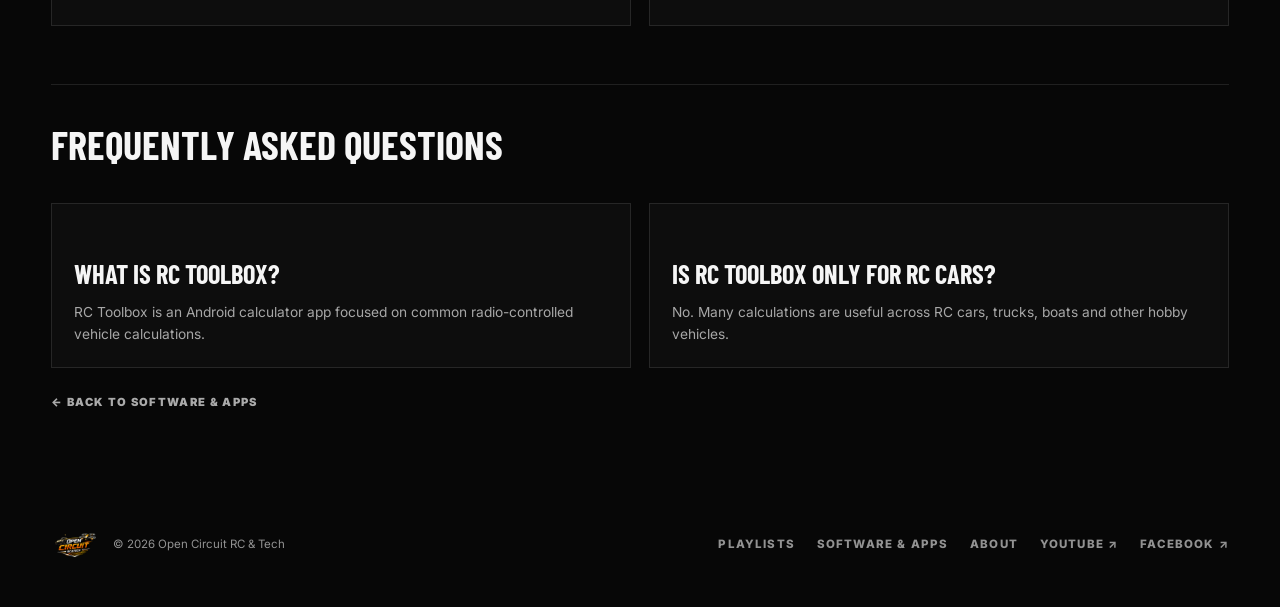
<file: public/rc-toolbox.html>
<!DOCTYPE html>
<html lang="en">
<head>
  <meta charset="UTF-8">
  <meta name="viewport" content="width=device-width, initial-scale=1.0">
  <title>RC Toolbox Android App | RC Calculators for Cars, Boats & More | Open Circuit RC & Tech</title>
  <meta name="description" content="RC Toolbox is a free Android app with practical RC calculators for LiPo batteries, volts, amps, watts, gear ratios, motor RPM and RC vehicle top speed.">
  <meta name="robots" content="index,follow,max-image-preview:large">
  <link rel="canonical" href="https://opencircuitrc.com/rc-toolbox">
  <meta property="og:title" content="RC Toolbox Android App | RC Calculators for Cars, Boats & More | Open Circuit RC & Tech">
  <meta property="og:description" content="RC Toolbox is a free Android app with practical RC calculators for LiPo batteries, volts, amps, watts, gear ratios, motor RPM and RC vehicle top speed.">
  <meta property="og:type" content="website">
  <meta property="og:url" content="https://opencircuitrc.com/rc-toolbox">
  <meta property="og:image" content="https://opencircuitrc.com/assets/rc-toolbox-preview.jpg">
  <meta property="og:site_name" content="Open Circuit RC &amp; Tech">
  <meta name="twitter:card" content="summary_large_image">
  <meta name="twitter:title" content="RC Toolbox Android App | RC Calculators for Cars, Boats & More | Open Circuit RC & Tech">
  <meta name="twitter:description" content="RC Toolbox is a free Android app with practical RC calculators for LiPo batteries, volts, amps, watts, gear ratios, motor RPM and RC vehicle top speed.">
  <meta name="twitter:image" content="https://opencircuitrc.com/assets/rc-toolbox-preview.jpg">
  <link rel="stylesheet" href="styles.css">
  <script type="application/ld+json">{"@context":"https://schema.org","@type":"SoftwareApplication","name":"RC Toolbox","applicationCategory":"UtilitiesApplication","operatingSystem":"Android","description":"RC Toolbox is a practical Android app built for radio-controlled vehicles. It puts commonly needed RC calculations in one place so you can work out battery current, charge time, electrical values, gearing, motor RPM, and theoretical vehicle speed. The app is aimed at RC car, RC truck, RC boat, and other hobby users who want quick calculations without reaching for a calculator and a notebook every time.","url":"https://opencircuitrc.com/rc-toolbox","image":"https://opencircuitrc.com/assets/rc-toolbox-preview.jpg","offers":{"@type":"Offer","price":"0","priceCurrency":"USD","availability":"https://schema.org/InStock"},"publisher":{"@type":"Organization","name":"Open Circuit RC & Tech","url":"https://opencircuitrc.com/"}}</script>
</head>
<body>
  <div class="top-glow"></div>
  <header class="site-header">
    <a class="brand" href="index.html" aria-label="Open Circuit RC & Tech home"><img src="assets/logo.png" alt="Open Circuit RC & Tech logo"></a>
    <button class="menu-toggle" aria-label="Open menu" aria-expanded="false"><span></span><span></span><span></span></button>
    <nav class="nav">
      <a href="index.html#reviews">Playlists</a>
      <a href="https://www.youtube.com/@OpenCircuitRC/shorts">Shorts</a>
      <a href="/tools" aria-current="page">Software &amp; Apps</a>
      <a href="index.html#about">About</a>
      <a class="nav-social" href="https://www.youtube.com/@OpenCircuitRC" target="_blank" rel="noopener noreferrer" aria-label="YouTube" title="YouTube"><svg viewBox="0 0 24 24" aria-hidden="true"><path d="M23.5 6.2a3 3 0 0 0-2.1-2.1C19.5 3.6 12 3.6 12 3.6s-7.5 0-9.4.5A3 3 0 0 0 .5 6.2 31 31 0 0 0 0 12a31 31 0 0 0 .5 5.8 3 3 0 0 0 2.1 2.1c1.9.5 9.4.5 9.4.5s7.5 0 9.4-.5a3 3 0 0 0 2.1-2.1A31 31 0 0 0 24 12a31 31 0 0 0-.5-5.8ZM9.6 15.9V8.1l6.5 3.9-6.5-3.9Z"/></svg></a>
      <a class="nav-social" href="https://www.facebook.com/OpenCircuitRCTech" target="_blank" rel="noopener noreferrer" aria-label="Facebook" title="Facebook"><svg viewBox="0 0 24 24" aria-hidden="true"><path d="M13.5 22v-8h2.7l.4-3h-3.1V9.1c0-.9.3-1.6 1.7-1.6h1.8V4.8c-.3 0-1.4-.1-2.6-.1-2.6 0-4.3 1.6-4.3 4.4V11H7.4v3h2.7v8h3.4Z"/></svg></a>
    </nav>
  </header>
  <main class="page-shell app-page">
    <section class="page-hero">
      <p class="eyebrow">OPEN CIRCUIT • SOFTWARE &amp; APPS</p>
      <h1>RC Toolbox</h1>
      <p>RC Toolbox is a free Android app with practical RC calculators for LiPo batteries, volts, amps, watts, gear ratios, motor RPM and RC vehicle top speed.</p>
    </section>
    <section class="app-detail">
      <div class="app-detail-media"><img src="assets/rc-toolbox-preview.jpg" alt="RC Toolbox Android app screenshot showing LiPo, speed and drivetrain calculators" loading="eager"></div>
      <div class="app-detail-copy">
        <span class="tool-badge">Android App</span>
        <h2>About RC Toolbox</h2>
        <p>RC Toolbox is a practical Android app built for radio-controlled vehicles. It puts commonly needed RC calculations in one place so you can work out battery current, charge time, electrical values, gearing, motor RPM, and theoretical vehicle speed.<br><br>The app is aimed at RC car, RC truck, RC boat, and other hobby users who want quick calculations without reaching for a calculator and a notebook every time.</p>
        <div class="tool-meta"><span>Free</span><span>Android</span></div>
        <a class="btn btn-primary" href="https://drive.google.com/file/d/1vV8w6mz_6OqEIOA8BLZjFXE29fUuCOen/view?usp=drive_link" target="_blank" rel="noopener noreferrer">DOWNLOAD HERE <span>→</span></a>
      </div>
    </section>
    <section class="app-features" aria-labelledby="features-heading">
      <div class="section-heading compact"><div><p class="kicker">FEATURES</p><h2 id="features-heading">What it <span>does</span></h2></div></div>
      <div class="app-feature-grid"><div class="app-feature"><h3>LiPo & power</h3><p>Calculate battery current, charging time, volts, amps and watts.</p></div><div class="app-feature"><h3>Drivetrain & speed</h3><p>Work with external gear ratio and theoretical top speed.</p></div><div class="app-feature"><h3>Motor RPM</h3><p>Estimate theoretical RPM for brushed and brushless motors.</p></div><div class="app-feature"><h3>RC-focused</h3><p>Designed around practical calculations used in the RC hobby.</p></div></div>
    </section>
    <section class="seo-copy" aria-labelledby="faq-heading">
      <h2 id="faq-heading">Frequently asked questions</h2>
      <div class="faq-grid"><div class="faq-item"><h3>What is RC Toolbox?</h3><p>RC Toolbox is an Android calculator app focused on common radio-controlled vehicle calculations.</p></div><div class="faq-item"><h3>Is RC Toolbox only for RC cars?</h3><p>No. Many calculations are useful across RC cars, trucks, boats and other hobby vehicles.</p></div></div>
    </section>
    <a class="back-link" href="/tools">← BACK TO SOFTWARE &amp; APPS</a>
  </main>
  <footer class="site-footer">
    <div class="footer-brand"><img src="assets/logo.png" alt="Open Circuit RC & Tech"><span>© <span id="year"></span> Open Circuit RC & Tech</span></div>
    <div class="footer-links"><a href="index.html#reviews">Playlists</a><a href="/tools">Software &amp; Apps</a><a href="index.html#about">About</a><a href="https://www.youtube.com/@OpenCircuitRC" target="_blank" rel="noopener">YouTube ↗</a><a href="https://www.facebook.com/OpenCircuitRCTech" target="_blank" rel="noopener">Facebook ↗</a></div>
  </footer>
  <script src="site-config.js"></script><script src="script.js"></script>
</body>
</html>
</file>
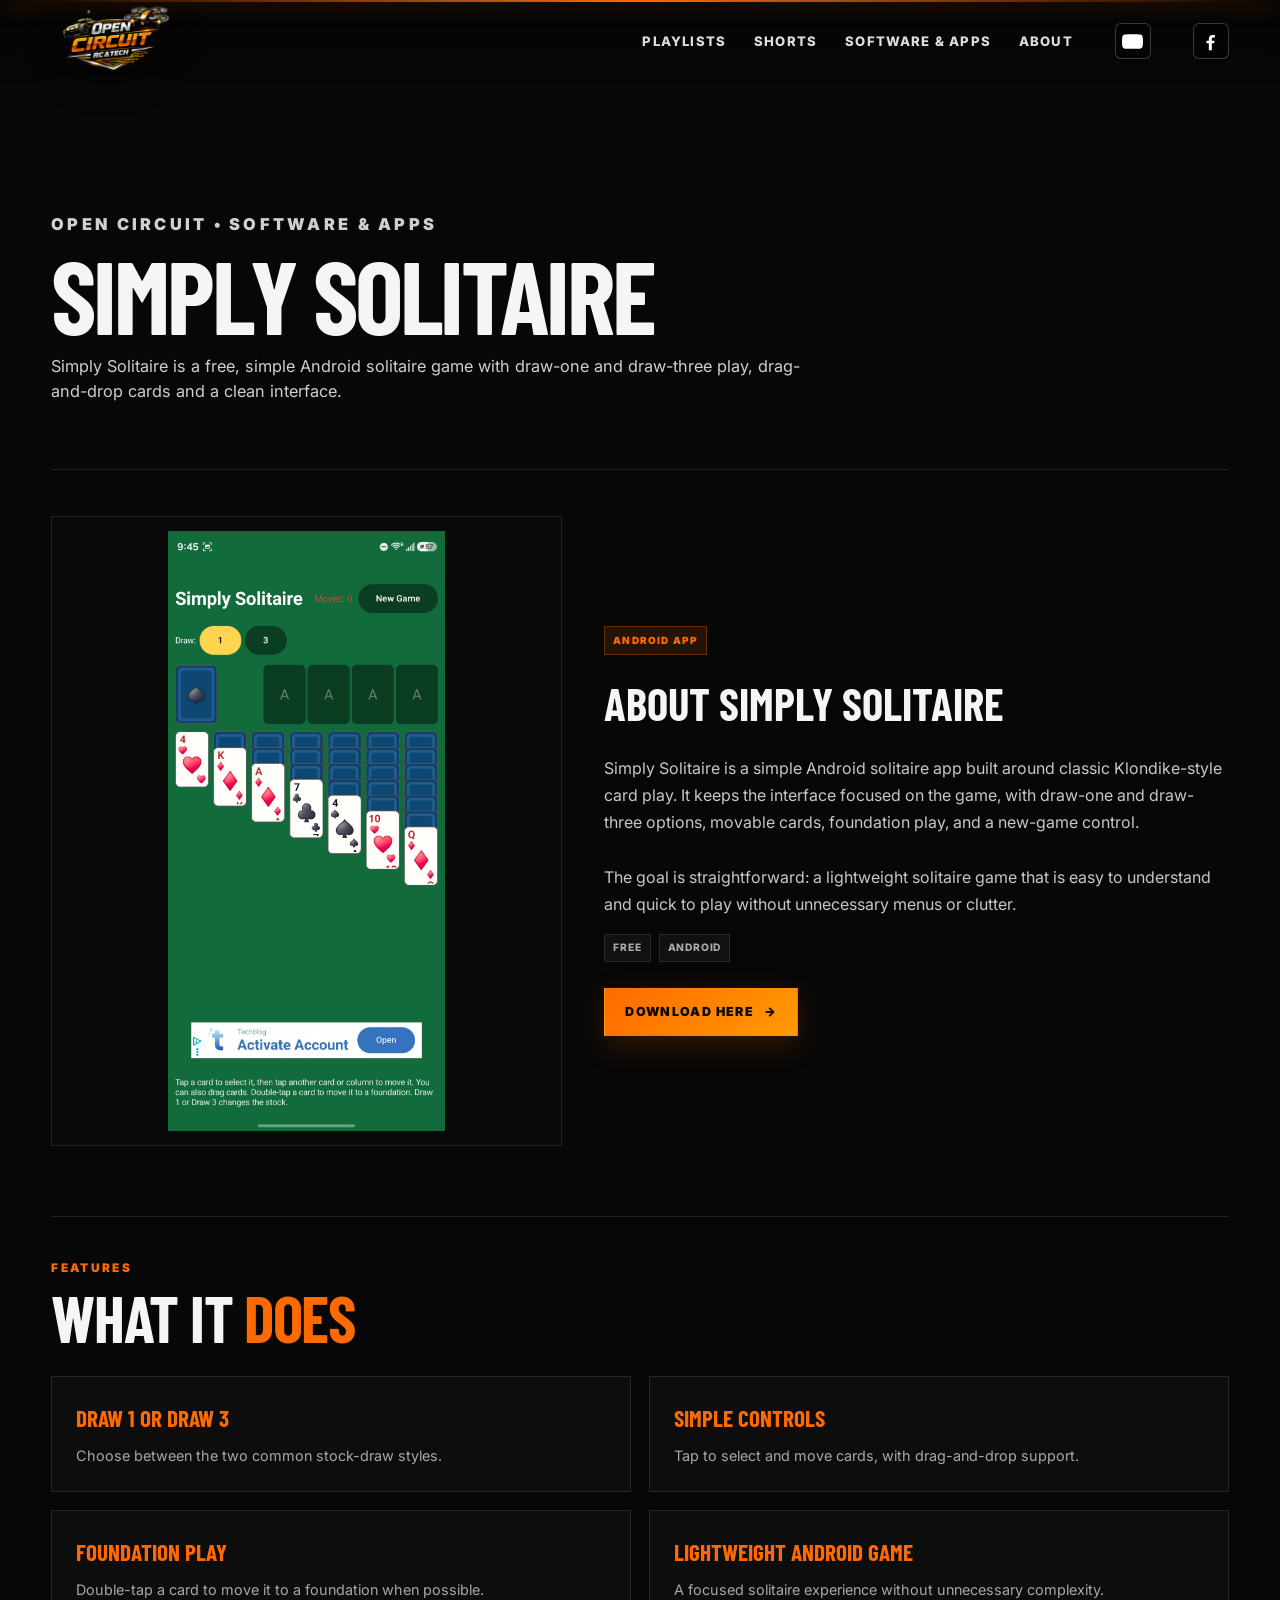
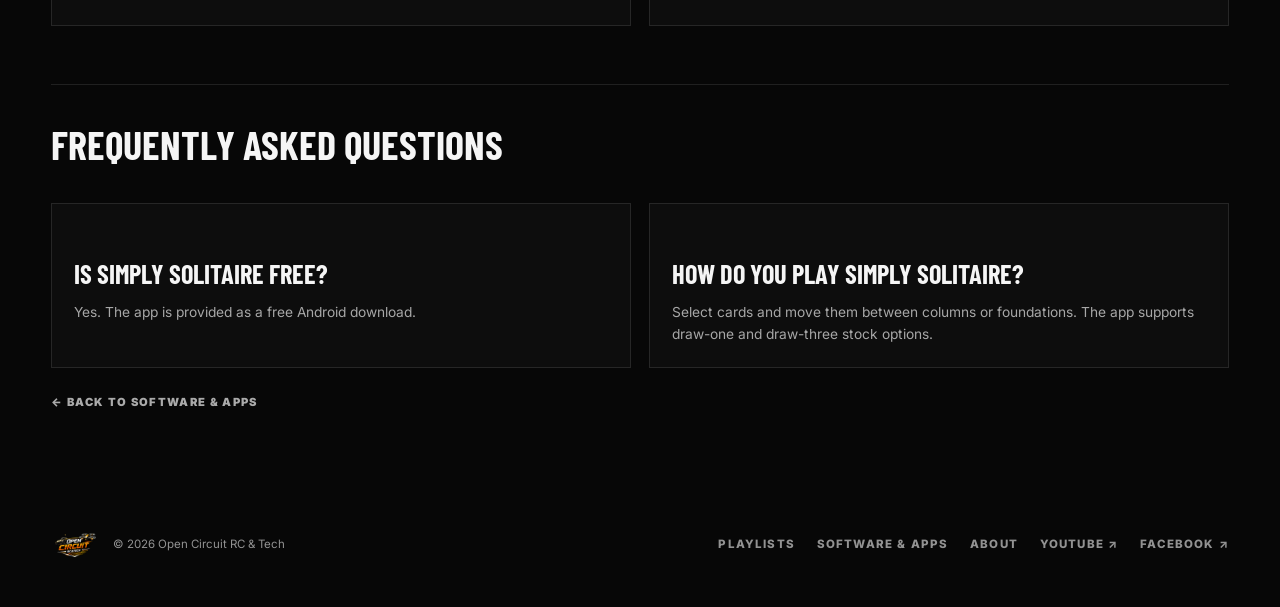
<file: public/simply-solitaire.html>
<!DOCTYPE html>
<html lang="en">
<head>
  <meta charset="UTF-8">
  <meta name="viewport" content="width=device-width, initial-scale=1.0">
  <title>Simply Solitaire Android App | Free Simple Solitaire Game | Open Circuit RC & Tech</title>
  <meta name="description" content="Simply Solitaire is a free, simple Android solitaire game with draw-one and draw-three play, drag-and-drop cards and a clean interface.">
  <meta name="robots" content="index,follow,max-image-preview:large">
  <link rel="canonical" href="https://opencircuitrc.com/simply-solitaire">
  <meta property="og:title" content="Simply Solitaire Android App | Free Simple Solitaire Game | Open Circuit RC & Tech">
  <meta property="og:description" content="Simply Solitaire is a free, simple Android solitaire game with draw-one and draw-three play, drag-and-drop cards and a clean interface.">
  <meta property="og:type" content="website">
  <meta property="og:url" content="https://opencircuitrc.com/simply-solitaire">
  <meta property="og:image" content="https://opencircuitrc.com/assets/simply-solitaire-preview.jpg">
  <meta property="og:site_name" content="Open Circuit RC &amp; Tech">
  <meta name="twitter:card" content="summary_large_image">
  <meta name="twitter:title" content="Simply Solitaire Android App | Free Simple Solitaire Game | Open Circuit RC & Tech">
  <meta name="twitter:description" content="Simply Solitaire is a free, simple Android solitaire game with draw-one and draw-three play, drag-and-drop cards and a clean interface.">
  <meta name="twitter:image" content="https://opencircuitrc.com/assets/simply-solitaire-preview.jpg">
  <link rel="stylesheet" href="styles.css">
  <script type="application/ld+json">{"@context":"https://schema.org","@type":"SoftwareApplication","name":"Simply Solitaire","applicationCategory":"UtilitiesApplication","operatingSystem":"Android","description":"Simply Solitaire is a simple Android solitaire app built around classic Klondike-style card play. It keeps the interface focused on the game, with draw-one and draw-three options, movable cards, foundation play, and a new-game control. The goal is straightforward: a lightweight solitaire game that is easy to understand and quick to play without unnecessary menus or clutter.","url":"https://opencircuitrc.com/simply-solitaire","image":"https://opencircuitrc.com/assets/simply-solitaire-preview.jpg","offers":{"@type":"Offer","price":"0","priceCurrency":"USD","availability":"https://schema.org/InStock"},"publisher":{"@type":"Organization","name":"Open Circuit RC & Tech","url":"https://opencircuitrc.com/"}}</script>
</head>
<body>
  <div class="top-glow"></div>
  <header class="site-header">
    <a class="brand" href="index.html" aria-label="Open Circuit RC & Tech home"><img src="assets/logo.png" alt="Open Circuit RC & Tech logo"></a>
    <button class="menu-toggle" aria-label="Open menu" aria-expanded="false"><span></span><span></span><span></span></button>
    <nav class="nav">
      <a href="index.html#reviews">Playlists</a>
      <a href="https://www.youtube.com/@OpenCircuitRC/shorts">Shorts</a>
      <a href="/tools" aria-current="page">Software &amp; Apps</a>
      <a href="index.html#about">About</a>
      <a class="nav-social" href="https://www.youtube.com/@OpenCircuitRC" target="_blank" rel="noopener noreferrer" aria-label="YouTube" title="YouTube"><svg viewBox="0 0 24 24" aria-hidden="true"><path d="M23.5 6.2a3 3 0 0 0-2.1-2.1C19.5 3.6 12 3.6 12 3.6s-7.5 0-9.4.5A3 3 0 0 0 .5 6.2 31 31 0 0 0 0 12a31 31 0 0 0 .5 5.8 3 3 0 0 0 2.1 2.1c1.9.5 9.4.5 9.4.5s7.5 0 9.4-.5a3 3 0 0 0 2.1-2.1A31 31 0 0 0 24 12a31 31 0 0 0-.5-5.8ZM9.6 15.9V8.1l6.5 3.9-6.5-3.9Z"/></svg></a>
      <a class="nav-social" href="https://www.facebook.com/OpenCircuitRCTech" target="_blank" rel="noopener noreferrer" aria-label="Facebook" title="Facebook"><svg viewBox="0 0 24 24" aria-hidden="true"><path d="M13.5 22v-8h2.7l.4-3h-3.1V9.1c0-.9.3-1.6 1.7-1.6h1.8V4.8c-.3 0-1.4-.1-2.6-.1-2.6 0-4.3 1.6-4.3 4.4V11H7.4v3h2.7v8h3.4Z"/></svg></a>
    </nav>
  </header>
  <main class="page-shell app-page">
    <section class="page-hero">
      <p class="eyebrow">OPEN CIRCUIT • SOFTWARE &amp; APPS</p>
      <h1>Simply Solitaire</h1>
      <p>Simply Solitaire is a free, simple Android solitaire game with draw-one and draw-three play, drag-and-drop cards and a clean interface.</p>
    </section>
    <section class="app-detail">
      <div class="app-detail-media"><img src="assets/simply-solitaire-preview.jpg" alt="Simply Solitaire Android game screenshot showing cards, draw options and game controls" loading="eager"></div>
      <div class="app-detail-copy">
        <span class="tool-badge">Android App</span>
        <h2>About Simply Solitaire</h2>
        <p>Simply Solitaire is a simple Android solitaire app built around classic Klondike-style card play. It keeps the interface focused on the game, with draw-one and draw-three options, movable cards, foundation play, and a new-game control.<br><br>The goal is straightforward: a lightweight solitaire game that is easy to understand and quick to play without unnecessary menus or clutter.</p>
        <div class="tool-meta"><span>Free</span><span>Android</span></div>
        <a class="btn btn-primary" href="https://drive.google.com/file/d/1GDB3TyQPQXAv4PUwfIHdvGpGc3RukcRB/view?usp=sharing" target="_blank" rel="noopener noreferrer">DOWNLOAD HERE <span>→</span></a>
      </div>
    </section>
    <section class="app-features" aria-labelledby="features-heading">
      <div class="section-heading compact"><div><p class="kicker">FEATURES</p><h2 id="features-heading">What it <span>does</span></h2></div></div>
      <div class="app-feature-grid"><div class="app-feature"><h3>Draw 1 or Draw 3</h3><p>Choose between the two common stock-draw styles.</p></div><div class="app-feature"><h3>Simple controls</h3><p>Tap to select and move cards, with drag-and-drop support.</p></div><div class="app-feature"><h3>Foundation play</h3><p>Double-tap a card to move it to a foundation when possible.</p></div><div class="app-feature"><h3>Lightweight Android game</h3><p>A focused solitaire experience without unnecessary complexity.</p></div></div>
    </section>
    <section class="seo-copy" aria-labelledby="faq-heading">
      <h2 id="faq-heading">Frequently asked questions</h2>
      <div class="faq-grid"><div class="faq-item"><h3>Is Simply Solitaire free?</h3><p>Yes. The app is provided as a free Android download.</p></div><div class="faq-item"><h3>How do you play Simply Solitaire?</h3><p>Select cards and move them between columns or foundations. The app supports draw-one and draw-three stock options.</p></div></div>
    </section>
    <a class="back-link" href="/tools">← BACK TO SOFTWARE &amp; APPS</a>
  </main>
  <footer class="site-footer">
    <div class="footer-brand"><img src="assets/logo.png" alt="Open Circuit RC & Tech"><span>© <span id="year"></span> Open Circuit RC & Tech</span></div>
    <div class="footer-links"><a href="index.html#reviews">Playlists</a><a href="/tools">Software &amp; Apps</a><a href="index.html#about">About</a><a href="https://www.youtube.com/@OpenCircuitRC" target="_blank" rel="noopener">YouTube ↗</a><a href="https://www.facebook.com/OpenCircuitRCTech" target="_blank" rel="noopener">Facebook ↗</a></div>
  </footer>
  <script src="site-config.js"></script><script src="script.js"></script>
</body>
</html>
</file>
<file: public/styles.css>
@import url('https://fonts.googleapis.com/css2?family=Barlow+Condensed:wght@500;600;700;800;900&family=Inter:wght@400;500;600;700;800&display=swap');

:root{
  --bg:#070707;
  --panel:#101010;
  --panel-2:#151515;
  --text:#f5f5f5;
  --muted:#a7a7a7;
  --orange:#ff6a00;
  --orange-2:#ff9a00;
  --line:rgba(255,255,255,.1);
  --max:1200px;
}

*{box-sizing:border-box}
html{scroll-behavior:smooth}
body{
  margin:0;
  background:var(--bg);
  color:var(--text);
  font-family:Inter,Arial,sans-serif;
  line-height:1.55;
}
a{color:inherit;text-decoration:none}
.top-glow{
  position:fixed;inset:0 0 auto 0;height:2px;z-index:100;
  background:linear-gradient(90deg,transparent,var(--orange),transparent);
  box-shadow:0 0 22px rgba(255,106,0,.8);
}
.site-header{
  position:fixed;top:0;left:0;right:0;z-index:90;
  height:82px;padding:0 4vw;display:flex;align-items:center;justify-content:space-between;
  background:linear-gradient(180deg,rgba(5,5,5,.95),rgba(5,5,5,.6),transparent);
  backdrop-filter:blur(9px);
}
.brand img{width:126px;height:126px;object-fit:contain;filter:drop-shadow(0 9px 17px rgba(0,0,0,.5))}
.nav{display:flex;align-items:center;gap:28px;font-size:.82rem;font-weight:800;letter-spacing:.09em;text-transform:uppercase}
.nav a{opacity:.9;transition:.2s ease}
.nav a:hover{opacity:1;color:var(--orange)}
.nav-cta{padding:10px 15px;border:1px solid rgba(255,106,0,.55);background:rgba(255,106,0,.08)}
.menu-toggle{display:none;background:transparent;border:0;padding:8px;cursor:pointer}
.menu-toggle span{display:block;width:25px;height:2px;margin:5px;background:var(--text)}

.hero{
  min-height:92vh;position:relative;display:flex;align-items:flex-end;overflow:hidden;
  isolation:isolate;
}
.hero-image{
  position:absolute;inset:0;background-image:url('assets/banner.png');
  background-size:cover;background-position:center 42%;z-index:-3;
  transform:scale(1.02);
}
.hero-overlay{
  position:absolute;inset:0;z-index:-2;
  background:
    linear-gradient(90deg,rgba(3,3,3,.91) 0%,rgba(3,3,3,.55) 38%,rgba(3,3,3,.1) 72%),
    linear-gradient(0deg,#070707 0%,rgba(7,7,7,.1) 35%,rgba(7,7,7,.35) 100%);
}
.hero-content{width:min(var(--max),92%);margin:0 auto;padding:70px 0 90px}
.eyebrow,.kicker,.meta{
  color:var(--orange);font-size:.74rem;font-weight:900;letter-spacing:.2em;text-transform:uppercase;
}
.hero h1{
  margin:12px 0 18px;max-width:650px;
  font-family:'Barlow Condensed',sans-serif;font-size:clamp(4rem,9vw,7.6rem);line-height:.84;
  font-weight:900;letter-spacing:-.03em;text-transform:uppercase;
}
.hero h1 span,h2 span{color:var(--orange)}
.hero p{max-width:615px;color:#ddd;font-size:1.05rem}
.hero-actions{display:flex;gap:12px;flex-wrap:wrap;margin:28px 0 30px}
.btn{
  display:inline-flex;align-items:center;justify-content:center;gap:10px;
  min-height:48px;padding:0 20px;border:1px solid var(--line);
  font-size:.78rem;font-weight:900;letter-spacing:.11em;
  transition:transform .2s ease,background .2s ease,box-shadow .2s ease;
}
.btn:hover{transform:translateY(-2px)}
.btn-primary{
  background:linear-gradient(135deg,var(--orange),var(--orange-2));color:#090909;border-color:transparent;
  box-shadow:0 9px 30px rgba(255,106,0,.18);
}
.btn-secondary{background:rgba(0,0,0,.45);backdrop-filter:blur(8px)}
.hero-stats{display:flex;gap:36px;padding-top:8px}
.hero-stats div{display:flex;flex-direction:column}
.hero-stats strong{font-family:'Barlow Condensed';font-size:1.35rem;letter-spacing:.05em}
.hero-stats span{font-size:.72rem;color:#a8a8a8;text-transform:uppercase;letter-spacing:.1em}
.hero-scroll{
  position:absolute;right:4vw;bottom:32px;display:flex;align-items:center;gap:10px;
  color:#aaa;font-size:.68rem;letter-spacing:.2em;font-weight:800;writing-mode:vertical-rl;
}
.hero-scroll span{display:block;width:1px;height:50px;background:linear-gradient(#aaa,transparent)}

.section{width:min(var(--max),92%);margin:0 auto;padding:92px 0}
.section-heading{display:flex;justify-content:space-between;align-items:flex-end;gap:20px;margin-bottom:34px}
.section-heading.compact{margin-bottom:28px}
.section-heading h2,.split-copy h2,.about-copy h2,.subscribe h2{
  margin:5px 0 0;font-family:'Barlow Condensed',sans-serif;font-size:clamp(2.6rem,5vw,4.4rem);
  line-height:.92;text-transform:uppercase;letter-spacing:-.02em
}
.text-link{font-size:.8rem;font-weight:800;letter-spacing:.06em;color:#bbb}
.text-link:hover{color:var(--orange)}

.video-grid{display:grid;grid-template-columns:1.3fr 1fr 1fr;gap:22px}
.video-card{background:var(--panel);border:1px solid var(--line);overflow:hidden;display:flex;flex-direction:column}
.video-card.featured{grid-row:span 2}
.video-thumb{aspect-ratio:16/9;position:relative;overflow:hidden}
.featured .video-thumb{aspect-ratio:16/10}
.thumb-one{background:radial-gradient(circle at 70% 35%,#ff7b1a,transparent 19%),linear-gradient(140deg,#26120a,#090909 62%,#22100a)}
.thumb-two{background:linear-gradient(140deg,#151515,#2e180c 50%,#0a0a0a)}
.thumb-three{background:radial-gradient(circle at 55% 40%,#ff8418,transparent 17%),linear-gradient(160deg,#0a0a0a,#24150d)}
.thumb-four{background:linear-gradient(125deg,#32180b,#111 45%,#1f0f08)}
.thumb-one:after,.thumb-two:after,.thumb-three:after,.thumb-four:after{
  content:"";position:absolute;inset:0;opacity:.65;background:
  repeating-linear-gradient(-25deg,transparent 0 22px,rgba(255,255,255,.035) 23px 24px)
}
.thumb-badge{position:absolute;top:14px;left:14px;z-index:2;background:var(--orange);color:#070707;padding:7px 9px;font-weight:900;font-size:.64rem;letter-spacing:.08em}
.play{
  position:absolute;left:50%;top:50%;transform:translate(-50%,-50%);z-index:2;
  width:56px;height:56px;border-radius:50%;display:grid;place-items:center;
  color:#111;background:#fff;font-size:.9rem;box-shadow:0 8px 28px rgba(0,0,0,.4)
}
.video-copy{padding:20px}
.video-copy h3{margin:7px 0 8px;font-size:1.12rem;line-height:1.2}
.video-copy p{margin:0 0 17px;color:var(--muted);font-size:.89rem}
.card-link{font-size:.72rem;letter-spacing:.12em;font-weight:900;color:#fff}
.card-link:hover{color:var(--orange)}

.dark-band{
  width:100%;max-width:none;padding-left:4vw;padding-right:4vw;
  background:
   radial-gradient(circle at 50% 0%,rgba(255,106,0,.08),transparent 35%),
   linear-gradient(180deg,#0a0a0a,#0d0d0d);
}
.dark-band > *{width:min(var(--max),100%);margin-left:auto;margin-right:auto}
.category-grid{display:grid;grid-template-columns:repeat(4,1fr);gap:16px}
.category-card{
  min-height:235px;padding:27px;background:linear-gradient(160deg,#141414,#0d0d0d);
  border:1px solid var(--line);position:relative;overflow:hidden;transition:.25s ease
}
.category-card:before{
  content:"";position:absolute;left:0;top:0;bottom:0;width:3px;background:linear-gradient(var(--orange),transparent);
  transform:translateX(-3px);transition:.25s ease
}
.category-card:hover{transform:translateY(-4px);border-color:rgba(255,106,0,.3)}
.category-card:hover:before{transform:translateX(0)}
.category-icon{font-family:'Barlow Condensed';font-weight:900;font-size:1.05rem;letter-spacing:.12em;color:var(--orange)}
.category-card h3{font-family:'Barlow Condensed';font-size:2rem;margin:10px 0 7px;text-transform:uppercase}
.category-card p{color:var(--muted);font-size:.86rem}
.category-card span{position:absolute;bottom:23px;font-size:.7rem;font-weight:900;letter-spacing:.14em}

.split-section{display:grid;grid-template-columns:1.05fr .95fr;gap:55px;align-items:center}
.split-image{min-height:430px;border:1px solid var(--line);position:relative;overflow:hidden}
.short-art{
  background:
    radial-gradient(circle at 62% 55%,rgba(255,125,24,.8),transparent 12%),
    radial-gradient(circle at 35% 30%,rgba(255,106,0,.25),transparent 23%),
    linear-gradient(145deg,#1a0c06,#080808 58%,#211007);
}
.short-stamp{
  position:absolute;left:38px;top:40px;font-family:'Barlow Condensed';font-size:7rem;font-weight:900;line-height:.75;
  color:#fff;letter-spacing:-.04em;transform:rotate(-8deg);
}
.short-stamp:after{content:"";display:block;width:180px;height:10px;margin-top:20px;background:var(--orange);transform:skewX(-25deg)}
.short-lines{
  position:absolute;inset:0;background:
    linear-gradient(115deg,transparent 0 45%,rgba(255,106,0,.22) 45.5%,transparent 46% 57%,rgba(255,106,0,.14) 57.5%,transparent 58%),
    repeating-linear-gradient(-12deg,transparent 0 39px,rgba(255,255,255,.04) 40px 41px)
}
.split-copy p{max-width:520px;color:var(--muted)}
.split-copy .btn{margin-top:15px}

.about-section{display:grid;grid-template-columns:.65fr 1.35fr;gap:70px;align-items:center}
.about-mark{display:grid;place-items:center;background:#0d0d0d;border:1px solid var(--line);min-height:360px}
.about-mark img{width:min(75%,350px);filter:drop-shadow(0 18px 35px rgba(0,0,0,.55))}
.about-copy > p{max-width:750px;color:var(--muted)}
.about-points{display:grid;grid-template-columns:repeat(3,1fr);gap:18px;margin-top:28px}
.about-points div{border-top:1px solid var(--line);padding-top:13px}
.about-points strong{display:block;color:var(--orange);font-family:'Barlow Condensed';font-size:1.2rem}
.about-points span{font-size:.8rem;color:#bbb}

.subscribe{
  min-height:430px;position:relative;overflow:hidden;display:flex;align-items:center;
  border-top:1px solid var(--line);border-bottom:1px solid var(--line)
}
.subscribe-art{
  position:absolute;inset:0;background:url('assets/banner.png') center 52%/cover no-repeat;
  filter:saturate(.8);transform:scale(1.02)
}
.subscribe:after{
  content:"";position:absolute;inset:0;
  background:linear-gradient(90deg,rgba(6,6,6,.95) 0%,rgba(6,6,6,.65) 48%,rgba(6,6,6,.25) 100%)
}
.subscribe-content{position:relative;z-index:2;width:min(var(--max),92%);margin:0 auto}
.subscribe-content p{max-width:570px;color:#ccc}
.btn.big{min-height:56px;padding:0 24px}

.site-footer{
  width:min(var(--max),92%);margin:0 auto;padding:28px 0 38px;display:flex;align-items:center;justify-content:space-between;
  gap:25px
}
.footer-brand{display:flex;align-items:center;gap:14px;color:#929292;font-size:.72rem}
.footer-brand img{width:48px;height:48px;object-fit:contain}
.footer-links{display:flex;gap:22px;color:#929292;font-size:.72rem;text-transform:uppercase;letter-spacing:.1em;font-weight:800}
.footer-links a:hover{color:var(--orange)}

@media (max-width:900px){
  .site-header{height:74px}
  .menu-toggle{display:block}
  .nav{
    position:absolute;right:4vw;top:68px;display:none;flex-direction:column;align-items:stretch;gap:0;
    min-width:210px;background:#0d0d0d;border:1px solid var(--line);box-shadow:0 18px 30px rgba(0,0,0,.4)
  }
  .nav.open{display:flex}
  .nav a{padding:15px 17px;border-bottom:1px solid var(--line)}
  .nav-cta{border:0}
  .hero-content{padding-top:90px}
  .video-grid{grid-template-columns:1fr 1fr}
  .video-card.featured{grid-column:1/-1;grid-row:auto}
  .category-grid{grid-template-columns:1fr 1fr}
  .split-section,.about-section{grid-template-columns:1fr;gap:30px}
  .about-mark{min-height:270px}
}

@media (max-width:620px){
  .brand img{width:105px;height:105px}
  .hero{min-height:88vh}
  .hero-image{background-position:58% center}
  .hero-overlay{background:linear-gradient(90deg,rgba(3,3,3,.86),rgba(3,3,3,.5)),linear-gradient(0deg,#070707,transparent 60%)}
  .hero-content{padding:95px 0 60px}
  .hero h1{font-size:4.15rem}
  .hero p{font-size:.93rem}
  .hero-stats{gap:18px}
  .hero-stats span{font-size:.61rem}
  .section{padding:68px 0}
  .section-heading{align-items:flex-start;flex-direction:column}
  .video-grid,.category-grid,.about-points{grid-template-columns:1fr}
  .split-image{min-height:300px}
  .short-stamp{font-size:5.5rem}
  .footer-links{display:none}
  .site-footer{justify-content:center}
}


/* Live YouTube uploads block */
.uploads-wrap{
  display:grid;
  grid-template-columns:minmax(0, 1.65fr) minmax(260px, .65fr);
  gap:24px;
  align-items:center;
}
.uploads-player{
  background:#0d0d0d;
  border:1px solid var(--line);
  aspect-ratio:16/9;
  min-height:360px;
  overflow:hidden;
}
.uploads-player iframe{
  width:100%;
  height:100%;
  display:block;
}
.uploads-actions{
  padding:10px 0;
}
.uploads-actions p{
  margin:18px 0 0;
  color:var(--muted);
  font-size:.86rem;
}
.category-card{cursor:pointer}
@media (max-width:900px){
  .uploads-wrap{grid-template-columns:1fr}
  .uploads-player{min-height:unset}
}


/* Stable video cards: no embedded YouTube player, so no Error 153 */
.real-video-grid .real-video-card{
  cursor:pointer;
  transition:transform .25s ease, border-color .25s ease, box-shadow .25s ease;
}
.real-video-grid .real-video-card:hover{
  transform:translateY(-5px);
  border-color:rgba(255,106,0,.42);
  box-shadow:0 16px 40px rgba(0,0,0,.35);
}
.custom-thumb{
  display:flex;
  align-items:center;
  justify-content:center;
  position:relative;
  background-size:cover;
}
.custom-thumb:before{
  content:"";
  position:absolute;
  inset:0;
  background:
    radial-gradient(circle at 72% 45%,rgba(255,133,26,.75),transparent 16%),
    repeating-linear-gradient(-28deg,transparent 0 26px,rgba(255,255,255,.035) 27px 28px);
}
.thumb-rc{background:linear-gradient(145deg,#321609,#090909 62%,#211006)}
.thumb-air{background:linear-gradient(145deg,#18120e,#080808 55%,#2a1307)}
.thumb-tech{background:linear-gradient(145deg,#261308,#0a0a0a 58%,#1b0d06)}
.thumb-boat{background:linear-gradient(145deg,#171717,#301407 55%,#090909)}
.thumb-label{
  position:absolute;
  left:16px;
  top:15px;
  z-index:3;
  padding:7px 10px;
  background:rgba(255,106,0,.95);
  color:#090909;
  font-size:.64rem;
  font-weight:900;
  letter-spacing:.1em;
}
.real-video-card .play{
  z-index:3;
  transition:transform .2s ease;
}
.real-video-card:hover .play{transform:translate(-50%,-50%) scale(1.08)}
.section-note{
  display:flex;
  align-items:center;
  justify-content:space-between;
  gap:20px;
  margin-top:24px;
  padding-top:20px;
  border-top:1px solid var(--line);
}
.section-note span{
  color:#777;
  font-size:.67rem;
  font-weight:800;
  letter-spacing:.12em;
}
@media(max-width:620px){
  .section-note{align-items:flex-start;flex-direction:column}
}


.dynamic-thumb{
  display:block;
  position:relative;
  aspect-ratio:16/9;
  overflow:hidden;
  background:#171717;
}
.dynamic-thumb img{
  position:absolute;
  inset:0;
  width:100%;
  height:100%;
  object-fit:cover;
  display:none;
  transition:transform .35s ease, filter .35s ease;
}
.real-video-card:hover .dynamic-thumb img{
  transform:scale(1.04);
  filter:saturate(1.08);
}
.dynamic-thumb .play{
  position:absolute;
  left:50%;
  top:50%;
  transform:translate(-50%,-50%);
  z-index:4;
}
.dynamic-thumb .thumb-label{z-index:5}


/* Image-based playlist cards */
.image-category-grid{align-items:stretch}
.image-category-card{padding:0;display:flex;flex-direction:column;min-height:0;overflow:hidden}
.image-category-card:before{z-index:7}
.category-image-wrap{position:relative;aspect-ratio:16/10;overflow:hidden;background:#111}
.category-image-wrap img{width:100%;height:100%;display:block;object-fit:cover;transition:transform .4s ease,filter .35s ease}
.category-image-overlay{position:absolute;inset:0;background:linear-gradient(180deg,rgba(0,0,0,.08) 0%,rgba(0,0,0,.2) 45%,rgba(0,0,0,.78) 100%),linear-gradient(135deg,rgba(255,106,0,.12),transparent 45%)}
.category-image-label{
  position:absolute !important;
  left:12px !important;
  top:12px !important;
  bottom:auto !important;
  z-index:8 !important;
  display:inline-block !important;
  width:max-content !important;
  height:auto !important;
  min-height:0 !important;
  padding:4px 7px !important;
  margin:0 !important;
  background:rgba(255,106,0,.94);
  color:#090909;
  font-size:.48rem;
  font-weight:900;
  letter-spacing:.08em;
  line-height:1 !important;
  white-space:nowrap;
}
.image-category-card:hover .category-image-wrap img{transform:scale(1.05);filter:saturate(1.08)}
.category-card-copy{padding:22px 24px 25px}
.category-card-copy h3{margin:0 0 6px;font-family:'Barlow Condensed';font-size:2rem;text-transform:uppercase}
.category-card-copy p{margin:0 0 18px;color:var(--muted);font-size:.86rem}
.category-card-copy>span{font-size:.68rem;font-weight:900;letter-spacing:.13em}
@media(max-width:900px){.image-category-grid{grid-template-columns:1fr 1fr}}
@media(max-width:620px){.image-category-grid{grid-template-columns:1fr}}


/* v8 visual refinements */
@media(min-width:901px){
  .hero-content{
    transform:translateY(-34px);
  }
}

/* v10: place the homepage hero copy at the upper position requested */
@media (min-width:901px){
  .hero-content{
    transform:translateY(-245px) !important;
  }
}
@media (max-width:900px){
  .hero-content{
    transform:translateY(-80px) !important;
  }
}


/* Final category label fix: keep the orange labels compact. */
.image-category-card .category-image-label {
  position:absolute !important;
  top:12px !important;
  bottom:auto !important;
  left:12px !important;
  right:auto !important;
  width:max-content !important;
  height:auto !important;
  min-width:0 !important;
  min-height:0 !important;
  padding:4px 7px !important;
  line-height:1 !important;
  display:block !important;
}


/* Facebook link */
.nav-facebook{
  opacity:.9;
  transition:.2s ease;
  font-size:.82rem;
  font-weight:800;
  letter-spacing:.09em;
  text-transform:uppercase;
}
.nav-facebook:hover{
  opacity:1;
  color:var(--orange);
}
#footer-facebook:hover{
  color:var(--orange);
}



/* Upper-right YouTube + Facebook icons */
.nav-social{
  display:inline-flex !important;
  align-items:center;
  justify-content:center;
  width:36px !important;
  height:36px !important;
  margin-left:14px !important;
  padding:0 !important;
  box-sizing:border-box;
  color:#fff !important;
  background:rgba(0,0,0,.28);
  border:1px solid rgba(255,255,255,.22);
  border-radius:6px;
  text-decoration:none !important;
  font-size:0 !important;
  line-height:0;
  opacity:1 !important;
  transition:transform .18s ease, color .18s ease, border-color .18s ease, background .18s ease;
}
.nav-social svg{
  width:21px;
  height:21px;
  display:block;
  fill:currentColor;
}
.nav-social:hover{
  color:var(--orange) !important;
  border-color:var(--orange);
  background:rgba(255,106,0,.12);
  transform:translateY(-1px);
}
@media(max-width:900px){
  .nav-social{
    width:32px !important;
    height:32px !important;
    margin-left:8px !important;
  }
  .nav-social svg{width:19px;height:19px}
}


/* Tiny graphic visitor counter at the very bottom of the page */
.visitor-counter{
  padding:2px 0 10px;
  text-align:center;
}
.visitor-counter-display{
  display:inline-flex;
  align-items:center;
  justify-content:center;
  min-width:72px;
  height:18px;
  padding:2px 4px;
  border:1px solid rgba(255,255,255,.18);
  border-radius:4px;
  background:
    linear-gradient(180deg, rgba(255,255,255,.10), rgba(0,0,0,.18)),
    #181818;
  box-shadow:
    inset 0 1px 1px rgba(255,255,255,.10),
    inset 0 -1px 2px rgba(0,0,0,.65),
    0 1px 3px rgba(0,0,0,.35);
}
.visitor-counter-display span{
  position:relative;
  display:block;
  min-width:68px;
  padding:1px 2px 0;
  border-radius:2px;
  background:#070707;
  color:#f4f4f4;
  font-family:"Courier New",Consolas,monospace;
  font-size:11px;
  font-weight:700;
  line-height:14px;
  letter-spacing:1.5px;
  text-align:center;
  text-shadow:0 0 4px rgba(255,255,255,.45);
  box-shadow:inset 0 0 3px rgba(0,0,0,.9);
}
.visitor-counter-display span::after{
  content:"";
  position:absolute;
  left:0;
  right:0;
  top:7px;
  height:1px;
  background:rgba(255,255,255,.10);
}
.visitor-counter-label{
  margin-top:2px;
  color:rgba(255,255,255,.30);
  font-size:7px;
  font-weight:700;
  letter-spacing:.18em;
  line-height:1;
  text-transform:uppercase;
}


/* Tools / Apps pages */
.page-shell{
  width:min(var(--max),92%);margin:0 auto;padding-top:126px;padding-bottom:80px;
}
.page-hero{
  padding:70px 0 48px;
  border-bottom:1px solid var(--line);
}
.page-hero .eyebrow{margin-bottom:12px}
.page-hero h1{
  margin:0 0 16px;font-family:'Barlow Condensed',sans-serif;font-size:clamp(3.6rem,8vw,6.8rem);
  line-height:.86;text-transform:uppercase;letter-spacing:-.03em;
}
.page-hero h1 span{color:var(--orange)}
.page-hero p{max-width:760px;color:#cfcfcf;font-size:1.02rem}
.tools-grid{
  display:grid;grid-template-columns:repeat(2,minmax(0,1fr));gap:22px;margin-top:34px;
}
.tool-card{
  position:relative;overflow:hidden;background:linear-gradient(145deg,#151515,#0c0c0c);
  border:1px solid var(--line);padding:30px;transition:transform .22s ease,border-color .22s ease,box-shadow .22s ease;
}
.tool-card:before{
  content:"";position:absolute;left:0;top:0;bottom:0;width:3px;background:linear-gradient(var(--orange),transparent);
}
.tool-card:hover{transform:translateY(-4px);border-color:rgba(255,106,0,.35);box-shadow:0 18px 42px rgba(0,0,0,.3)}
.tool-badge{
  display:inline-block;padding:6px 8px;background:rgba(255,106,0,.12);border:1px solid rgba(255,106,0,.3);
  color:var(--orange);font-size:.62rem;font-weight:900;letter-spacing:.12em;text-transform:uppercase;
}
.tool-card h2{margin:14px 0 8px;font-family:'Barlow Condensed',sans-serif;font-size:2.6rem;line-height:.95;text-transform:uppercase}
.tool-card p{margin:0 0 20px;color:var(--muted);font-size:.9rem}
.tool-preview{margin:4px 0 22px;padding:10px;background:#090909;border:1px solid var(--line);overflow:hidden}
.tool-preview img{display:block;width:100%;max-width:430px;height:auto;margin:0 auto;border:1px solid #252525}
.tool-preview-rc img{width:auto;max-width:100%;max-height:430px}
.tool-meta{display:flex;flex-wrap:wrap;gap:8px;margin:0 0 22px}
.tool-meta span{padding:5px 8px;background:#111;border:1px solid var(--line);color:#aaa;font-size:.64rem;font-weight:800;letter-spacing:.08em;text-transform:uppercase}
.tool-card .btn{width:max-content}
.download-section{margin-top:60px}
.download-panel{
  background:linear-gradient(135deg,rgba(255,106,0,.09),rgba(255,255,255,.02) 35%,rgba(0,0,0,.08));
  border:1px solid rgba(255,106,0,.25);padding:34px;position:relative;overflow:hidden;
}
.download-panel:after{
  content:"";position:absolute;right:-100px;top:-100px;width:280px;height:280px;
  border:1px solid rgba(255,106,0,.12);border-radius:50%;box-shadow:0 0 0 35px rgba(255,106,0,.03),0 0 0 70px rgba(255,106,0,.02);
}
.download-panel h2{margin:0 0 10px;font-family:'Barlow Condensed';font-size:2.8rem;text-transform:uppercase}
.download-panel p{max-width:760px;color:#c5c5c5;margin:0 0 20px}
.feature-list{display:grid;grid-template-columns:repeat(3,1fr);gap:18px;margin-top:35px}
.feature-item{padding-top:15px;border-top:1px solid var(--line)}
.feature-item strong{display:block;color:var(--orange);font-family:'Barlow Condensed';font-size:1.25rem;text-transform:uppercase}
.feature-item span{display:block;color:#aaa;font-size:.8rem;margin-top:5px}
.back-link{display:inline-flex;align-items:center;gap:8px;margin-top:26px;font-size:.7rem;font-weight:900;letter-spacing:.12em;color:#aaa;text-transform:uppercase}
.back-link:hover{color:var(--orange)}
.faq-grid{display:grid;grid-template-columns:repeat(2,1fr);gap:18px;margin-top:28px}
.faq-item{background:#0d0d0d;border:1px solid var(--line);padding:22px}
.faq-item h3{margin:0 0 8px;font-family:'Barlow Condensed';font-size:1.45rem;text-transform:uppercase}
.faq-item p{margin:0;color:var(--muted);font-size:.86rem}
.seo-copy{margin-top:58px;padding-top:28px;border-top:1px solid var(--line)}
.seo-copy h2{font-family:'Barlow Condensed';font-size:2.5rem;text-transform:uppercase;margin:0 0 10px}
.seo-copy h3{font-family:'Barlow Condensed';font-size:1.65rem;text-transform:uppercase;margin:28px 0 7px}
.seo-copy p{color:var(--muted);max-width:860px}
@media(max-width:900px){
  .tools-grid,.faq-grid{grid-template-columns:1fr}
  .feature-list{grid-template-columns:1fr}
}
@media(max-width:620px){
  .page-shell{padding-top:100px;padding-bottom:55px}
  .page-hero{padding:52px 0 36px}
  .tool-card,.download-panel{padding:24px}
}

/* Support / donations */
.support-section{margin-top:58px}
.support-panel{
  display:grid;grid-template-columns:minmax(0,1.05fr) minmax(280px,.95fr);gap:24px;align-items:stretch;
  background:linear-gradient(135deg,rgba(255,106,0,.11),rgba(255,255,255,.02) 42%,rgba(0,0,0,.08));
  border:1px solid rgba(255,106,0,.25);padding:30px;position:relative;overflow:hidden;
}
.support-panel:before{
  content:"";position:absolute;left:0;top:0;bottom:0;width:3px;background:linear-gradient(var(--orange),transparent);
}
.support-copy{position:relative;z-index:1}
.support-copy .eyebrow{margin:0 0 10px;color:var(--orange);font-size:.66rem;font-weight:900;letter-spacing:.12em}
.support-copy h2{margin:0 0 10px;font-family:'Barlow Condensed',sans-serif;font-size:2.7rem;line-height:.95;text-transform:uppercase}
.support-copy p:last-child{margin:0;max-width:620px;color:#c7c7c7;line-height:1.65}
.support-actions{display:grid;gap:14px;position:relative;z-index:1}
.support-option{display:flex;flex-direction:column;justify-content:center;min-height:92px;padding:20px 22px;background:#0d0d0d;border:1px solid var(--line)}
.support-option strong{font-family:'Barlow Condensed',sans-serif;font-size:1.4rem;letter-spacing:.04em;text-transform:uppercase;color:var(--orange)}
.support-option-coffee{border-color:rgba(255,129,63,.45);box-shadow:inset 3px 0 0 #ff813f}
.support-coffee-button{display:inline-flex;align-items:center;justify-content:center;gap:10px;align-self:flex-start;margin-top:14px;padding:11px 18px;background:#ff813f;color:#111;text-decoration:none;font-weight:900;font-size:.78rem;letter-spacing:.04em;border-radius:5px;transition:transform .18s ease,filter .18s ease}.support-coffee-button:hover{transform:translateY(-1px);filter:brightness(1.08)}.support-coffee-button span{margin:0;color:#111;font-size:1rem}
.support-option span{margin-top:5px;color:#aaa;font-size:.8rem;line-height:1.45}
.support-option-paypal{border-color:rgba(72,122,255,.32);box-shadow:inset 3px 0 0 #4677ff}
.paypal-donate-form{margin-top:14px}
.paypal-donate-form input[type="image"]{display:block;width:auto;height:auto;max-width:100%}
.paypal-donate-form img{display:block;width:1px;height:1px}
@media(max-width:900px){.support-panel{grid-template-columns:1fr}}
.tool-preview-astro img{width:190px;max-width:70%;border-radius:22px}
.tool-preview-solitaire img{width:auto;max-width:100%;max-height:520px;margin:0 auto}


/* SEO-focused software detail pages */
.seo-app-hub{margin-top:60px;text-align:center}
.seo-app-hub .section-heading{justify-content:center}
.seo-app-hub .section-heading > div{width:100%}
.seo-hub-copy{max-width:820px;color:var(--muted);margin:0 auto 22px}
.seo-app-hub > .btn{display:flex;width:max-content;margin:0 auto}
.tool-detail-link{display:block;margin-top:16px;color:#aaa;font-size:.7rem;font-weight:900;letter-spacing:.09em;text-transform:uppercase}
.tool-detail-link:hover{color:var(--orange)}
.app-detail{display:grid;grid-template-columns:minmax(320px,.9fr) minmax(0,1.1fr);gap:42px;margin-top:46px;align-items:center}
.app-detail-media{background:#090909;border:1px solid var(--line);padding:14px;overflow:hidden}
.app-detail-media img{display:block;width:100%;max-height:600px;object-fit:contain;margin:0 auto}
.app-detail-copy h2{margin:14px 0 12px;font-family:'Barlow Condensed';font-size:2.8rem;text-transform:uppercase}
.app-detail-copy p{color:#c7c7c7;font-size:1rem;line-height:1.7}
.app-detail-copy .btn{margin-top:4px}
.app-features{margin-top:70px;padding-top:30px;border-top:1px solid var(--line)}
.app-feature-grid{display:grid;grid-template-columns:repeat(2,1fr);gap:18px;margin-top:28px}
.app-feature{background:#0d0d0d;border:1px solid var(--line);padding:24px}
.app-feature h3{margin:0 0 8px;font-family:'Barlow Condensed';font-size:1.45rem;text-transform:uppercase;color:var(--orange)}
.app-feature p{margin:0;color:var(--muted);font-size:.9rem;line-height:1.55}
@media(max-width:900px){.app-detail{grid-template-columns:1fr;gap:26px}.app-feature-grid{grid-template-columns:1fr}}

.tool-download-note{margin-top:14px!important;font-size:.84rem!important;color:#969696!important;line-height:1.6!important}
</file>
